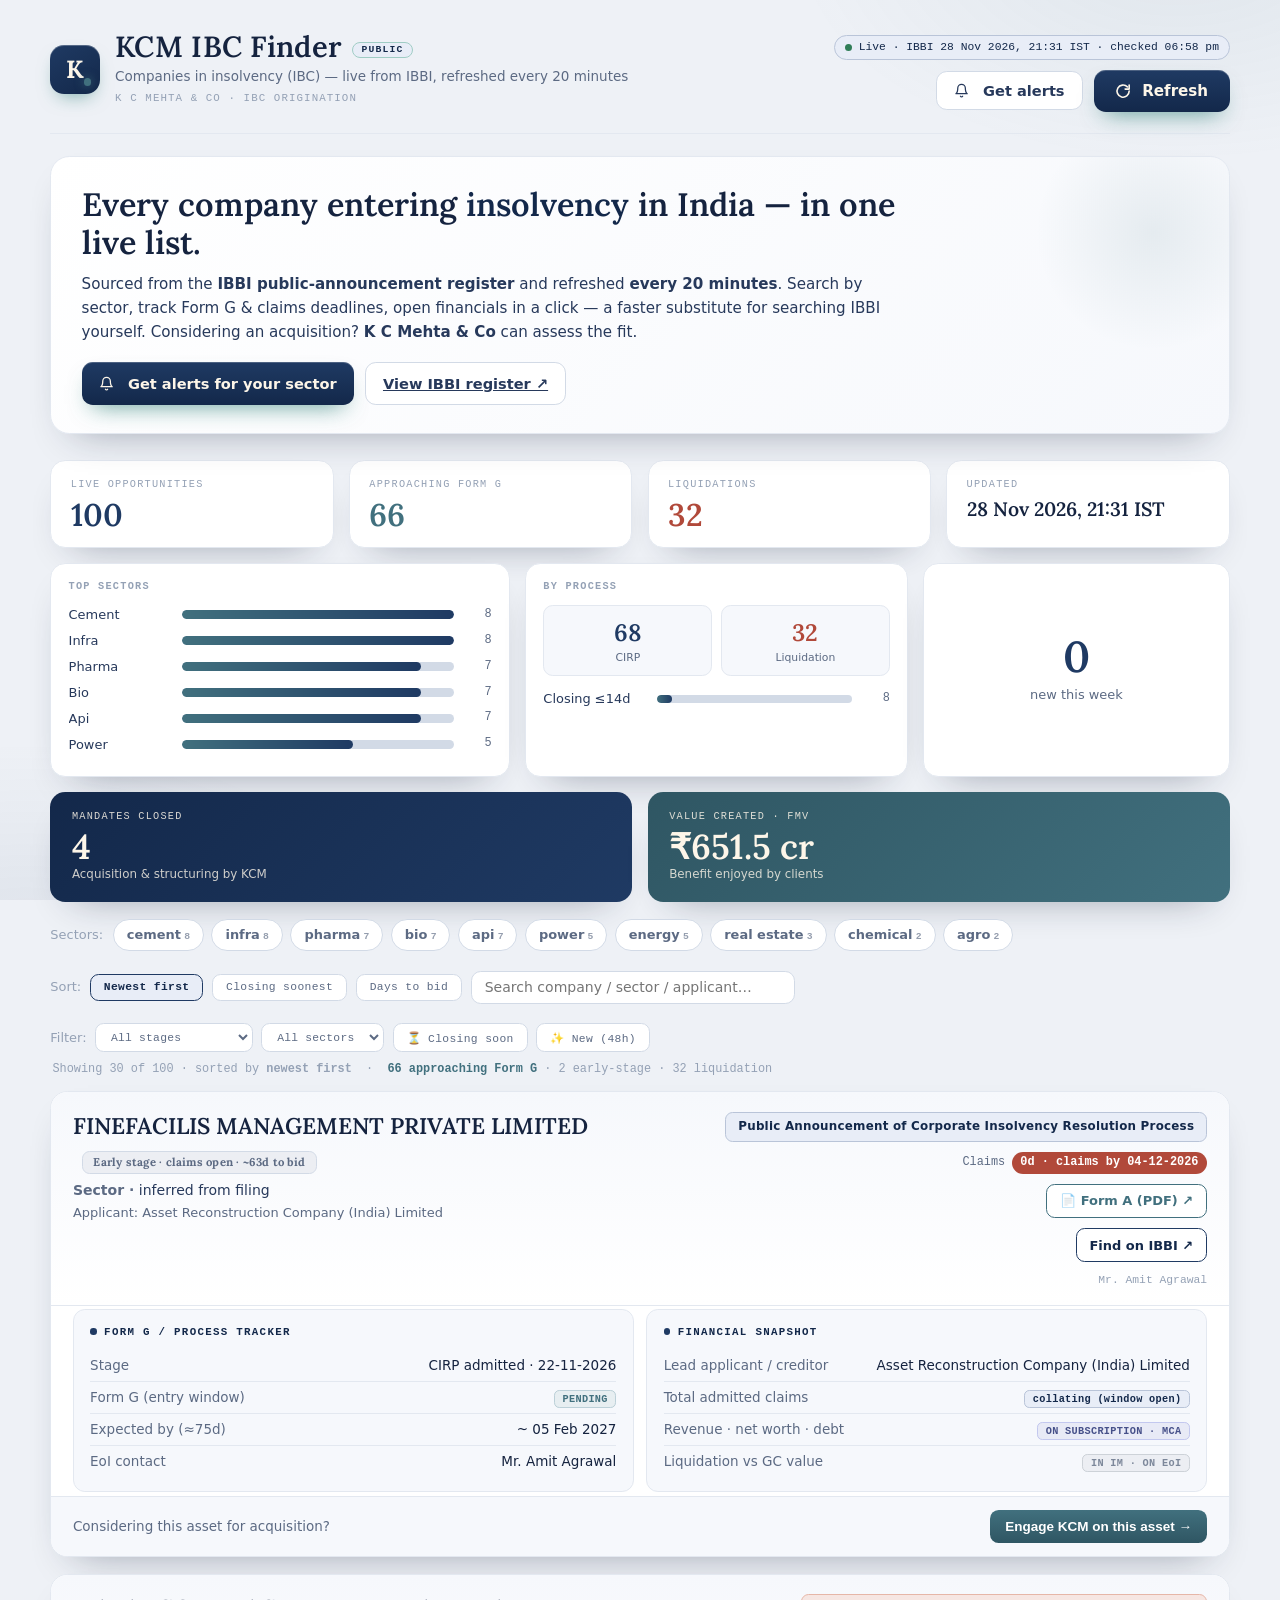
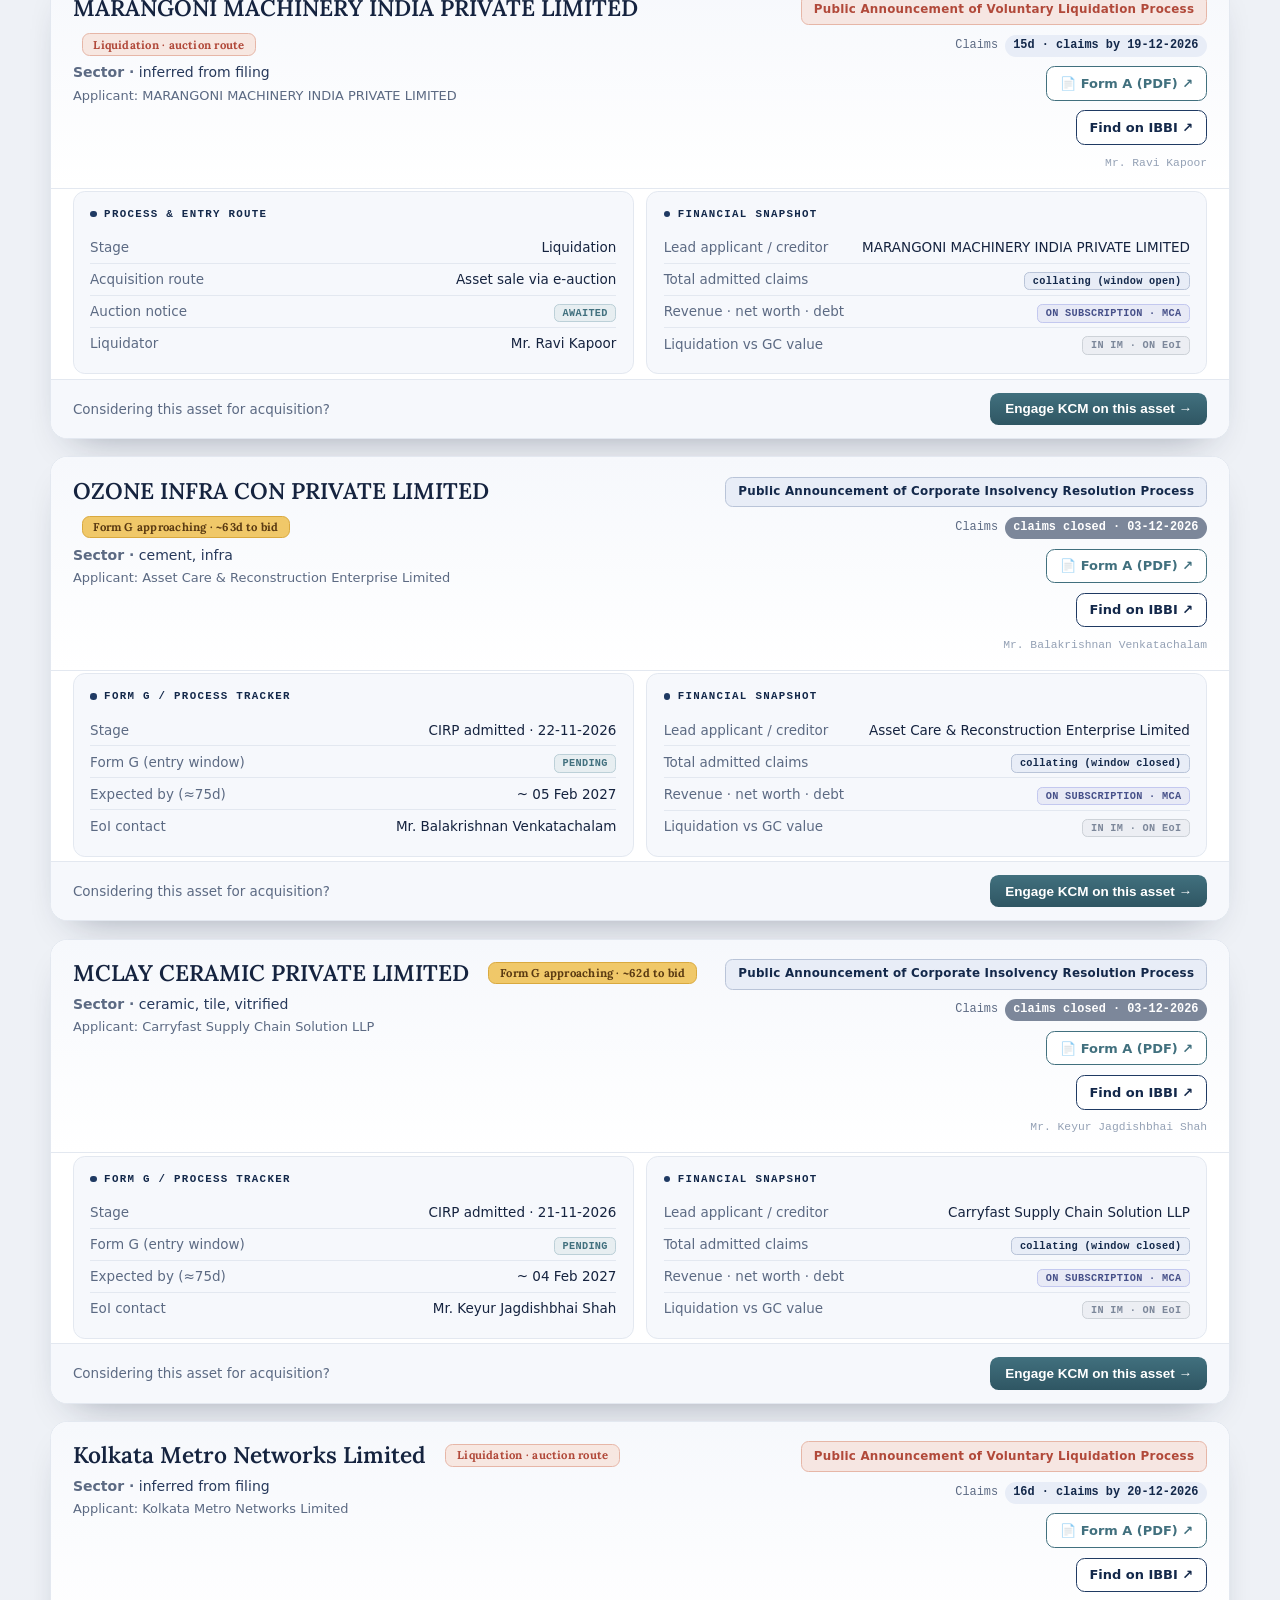
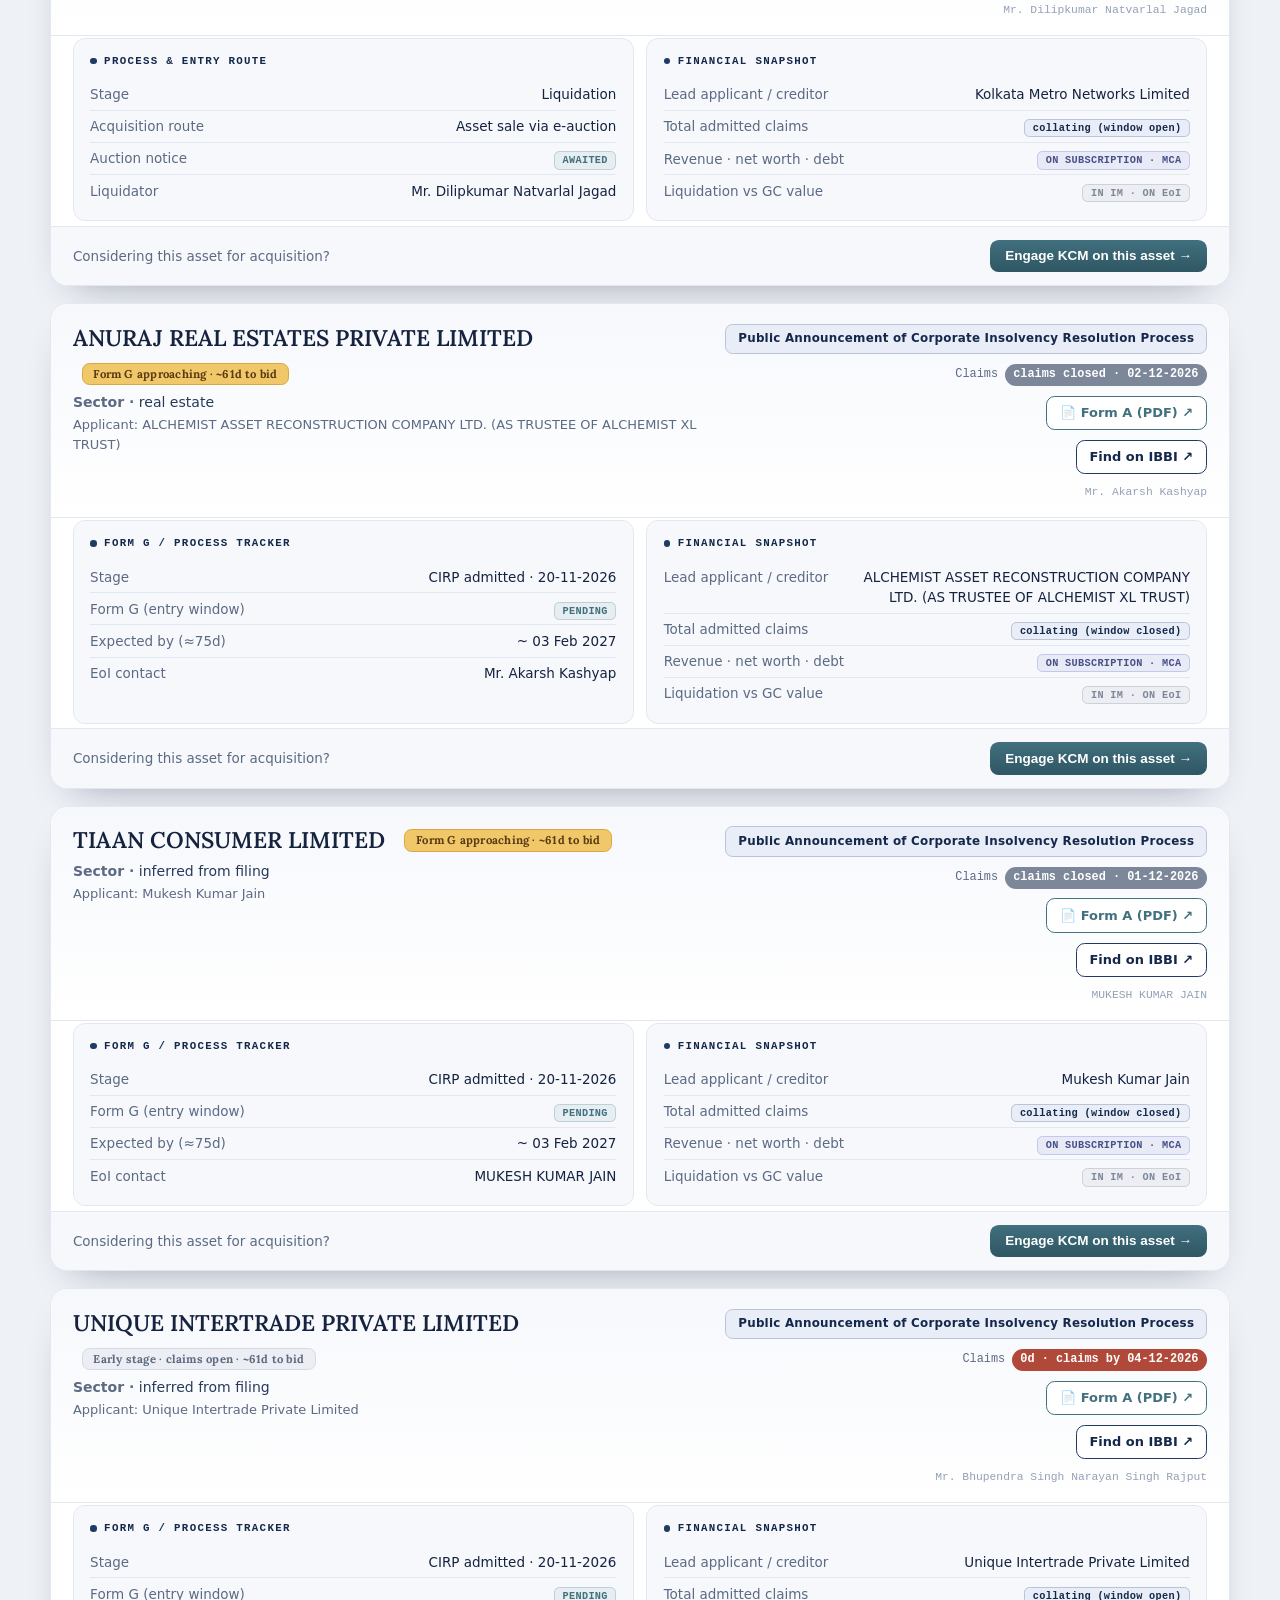
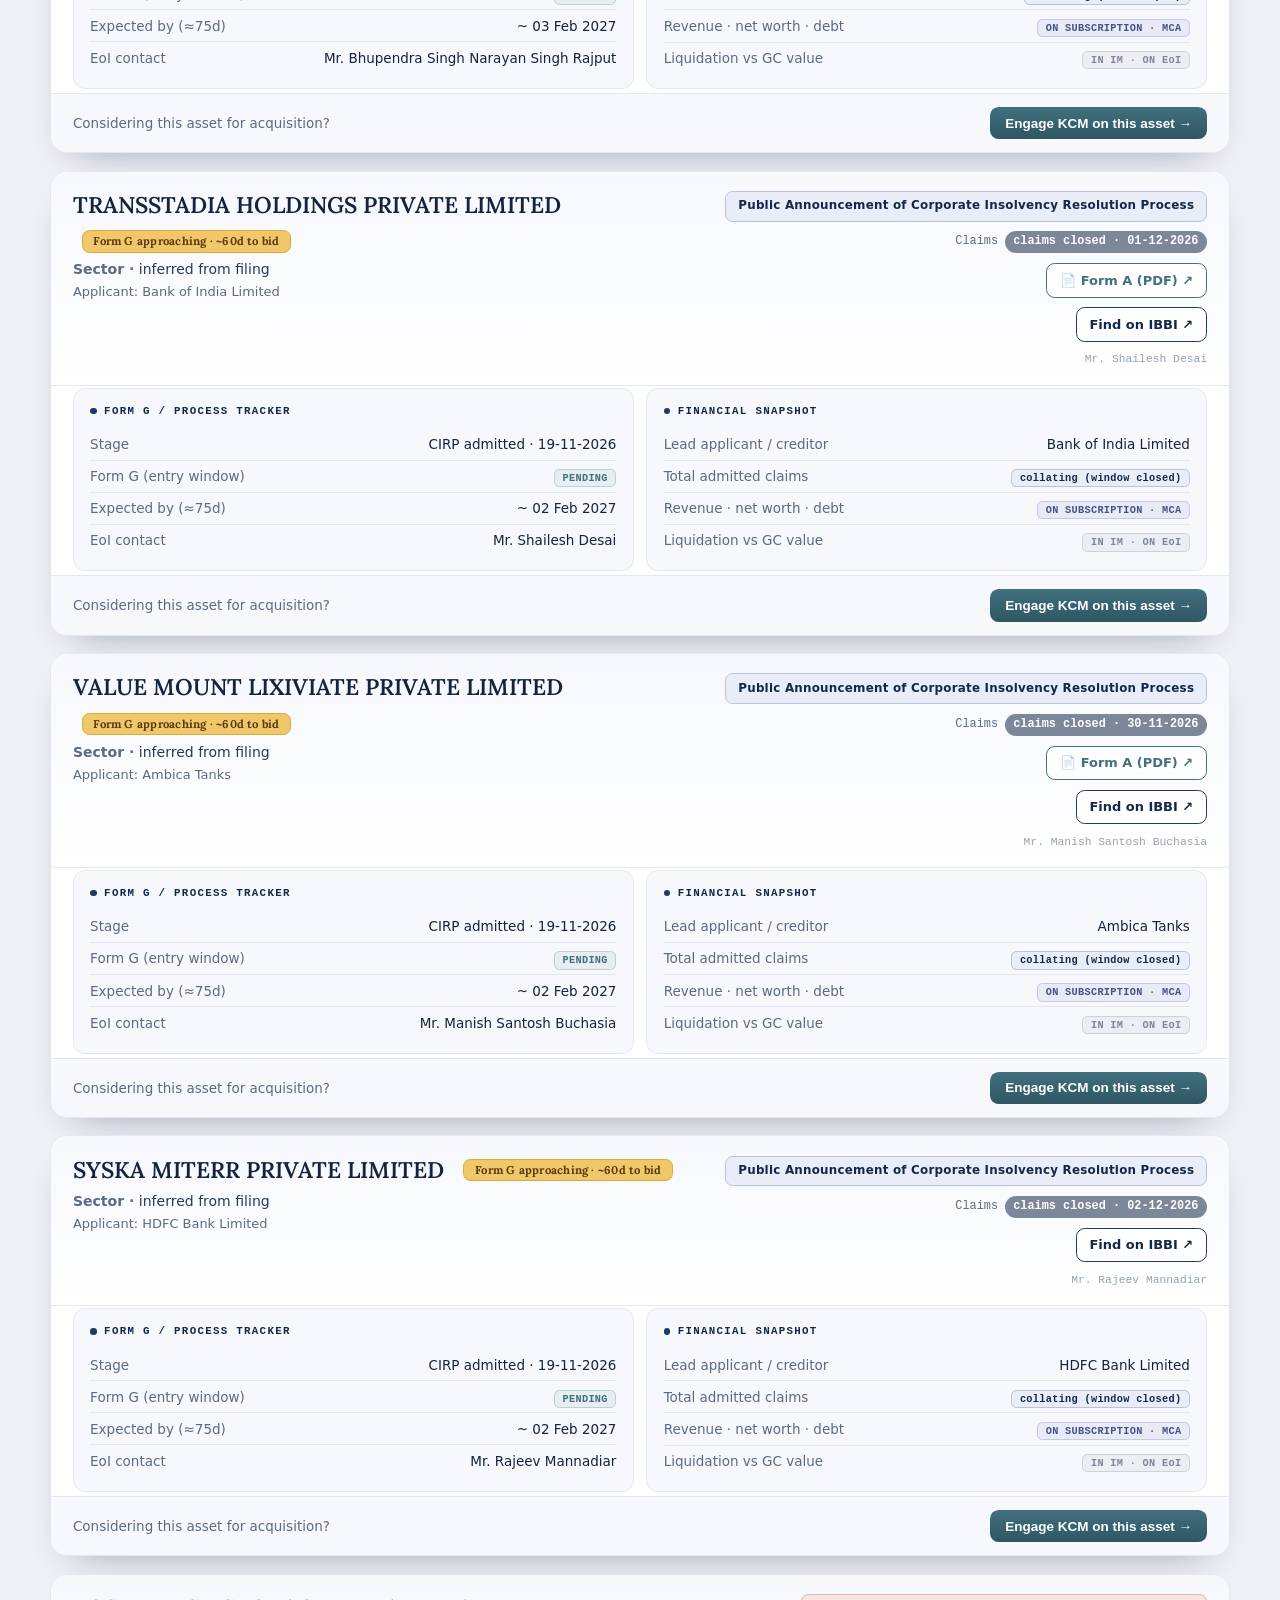
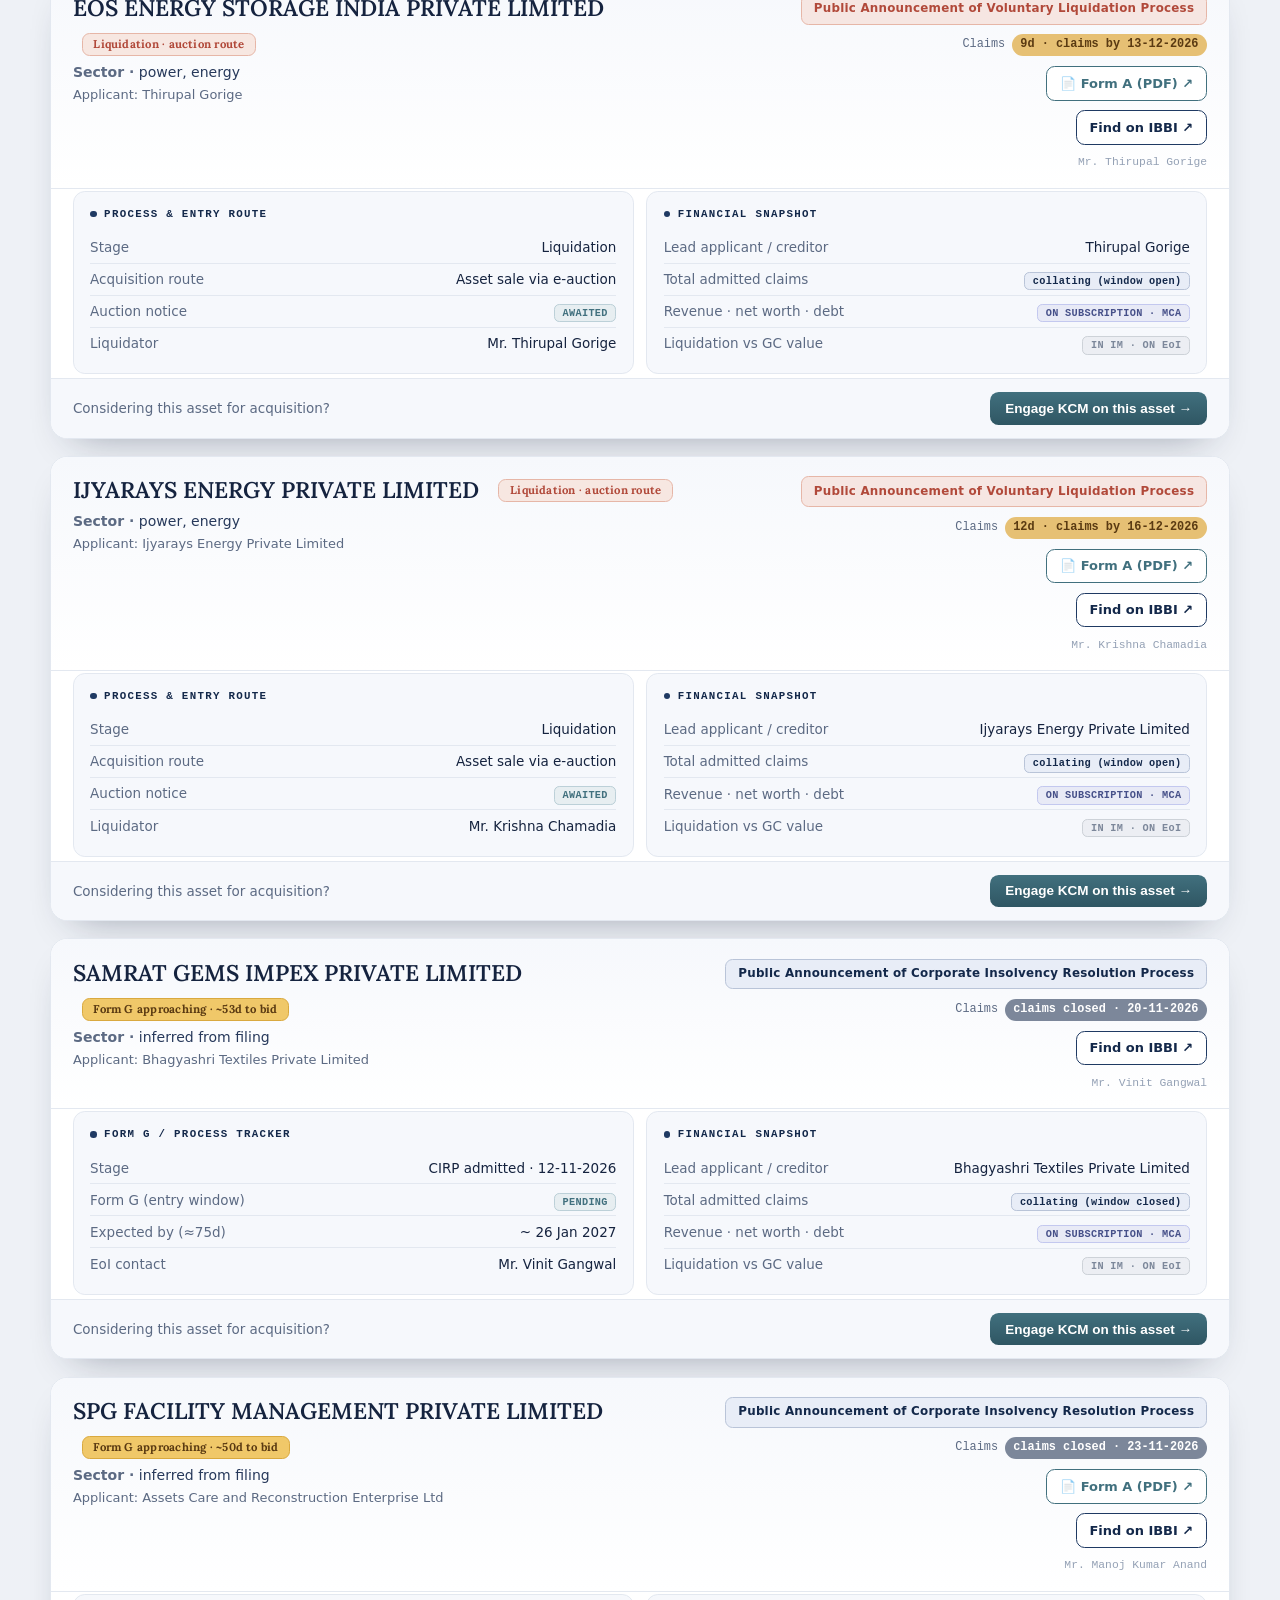
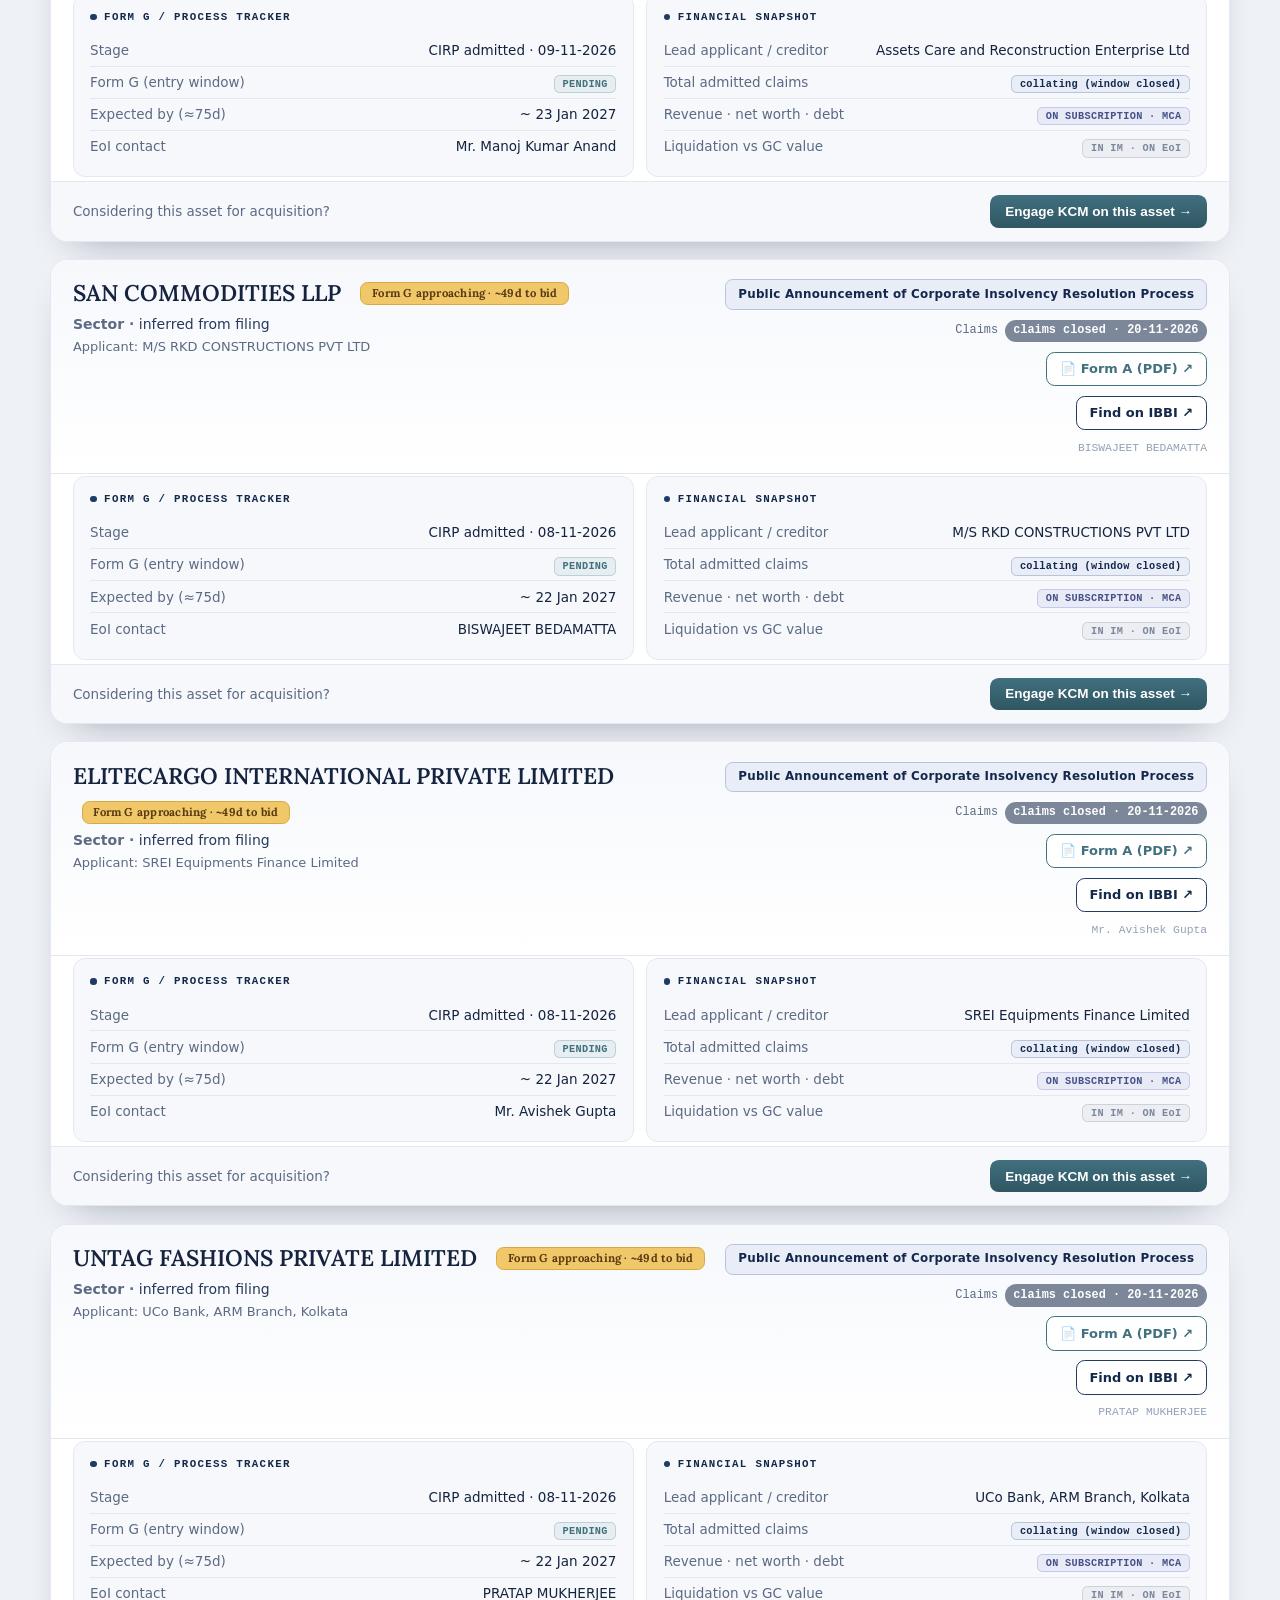
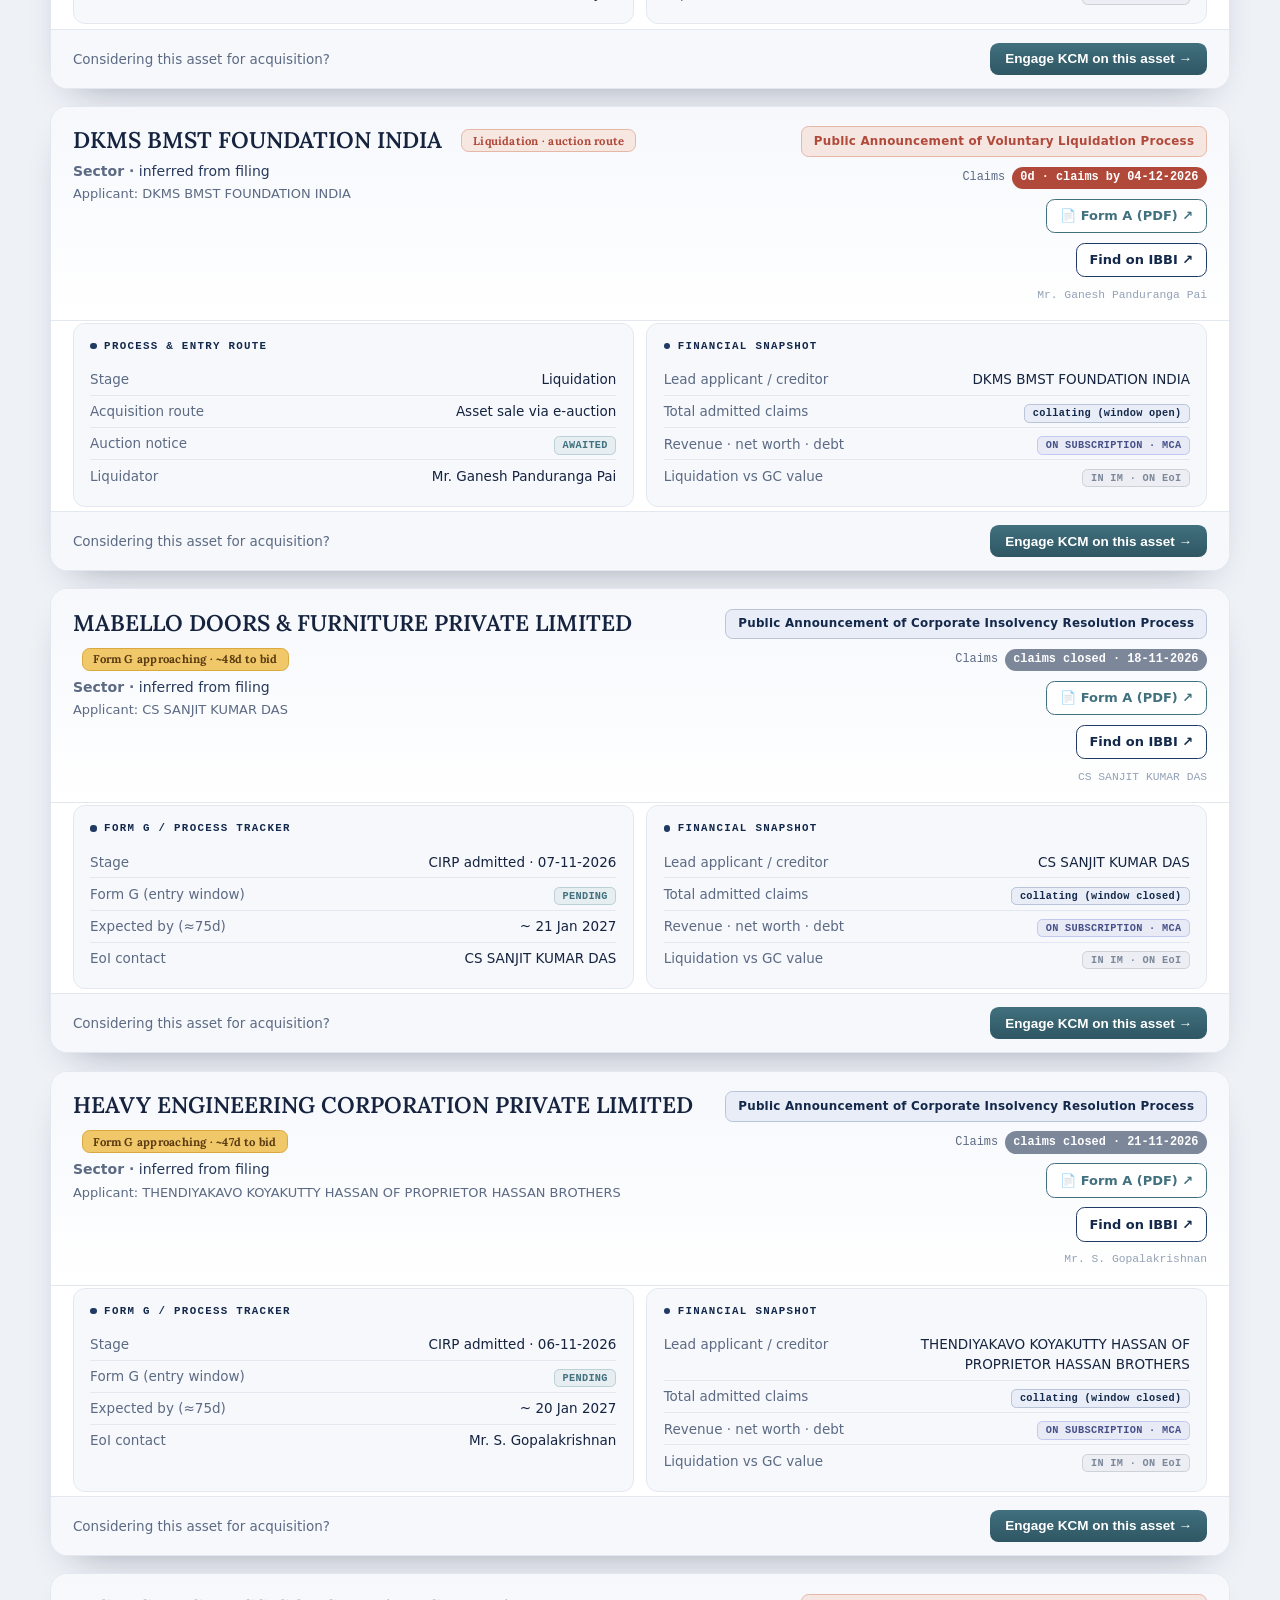
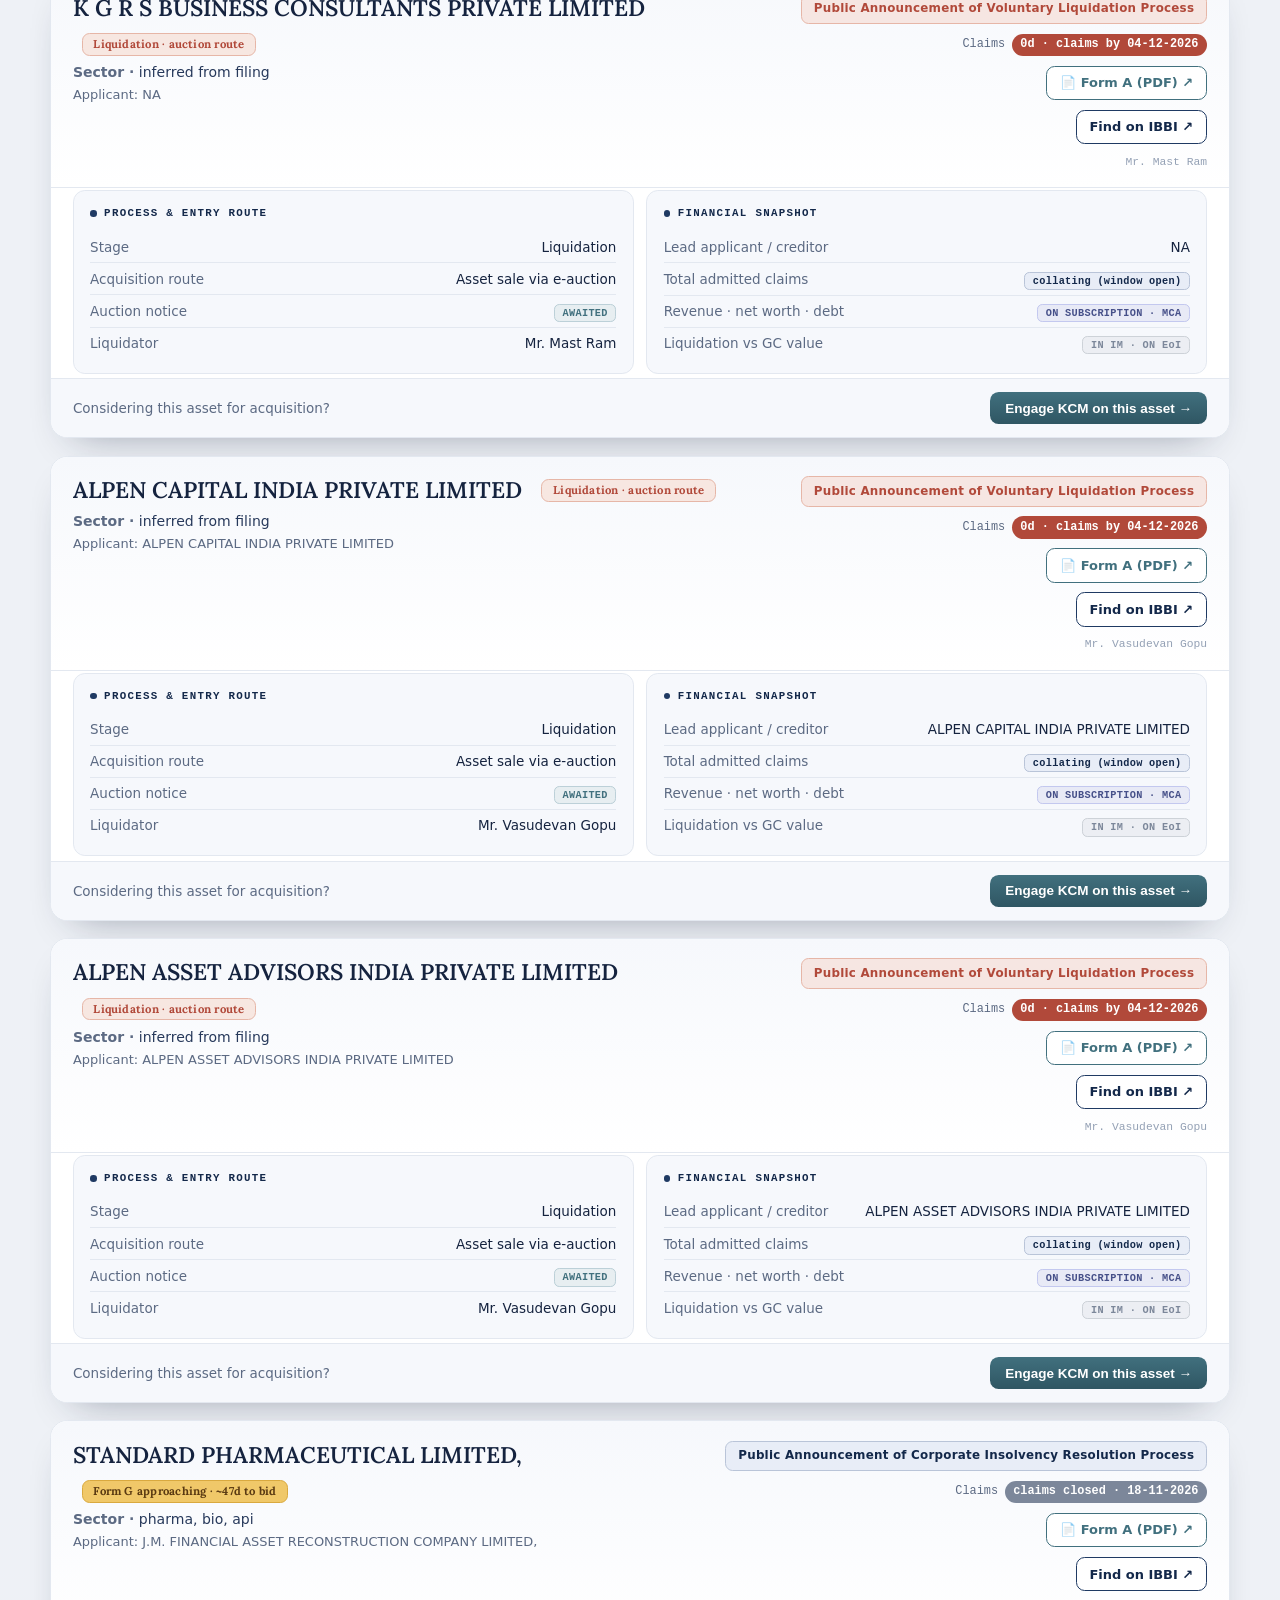
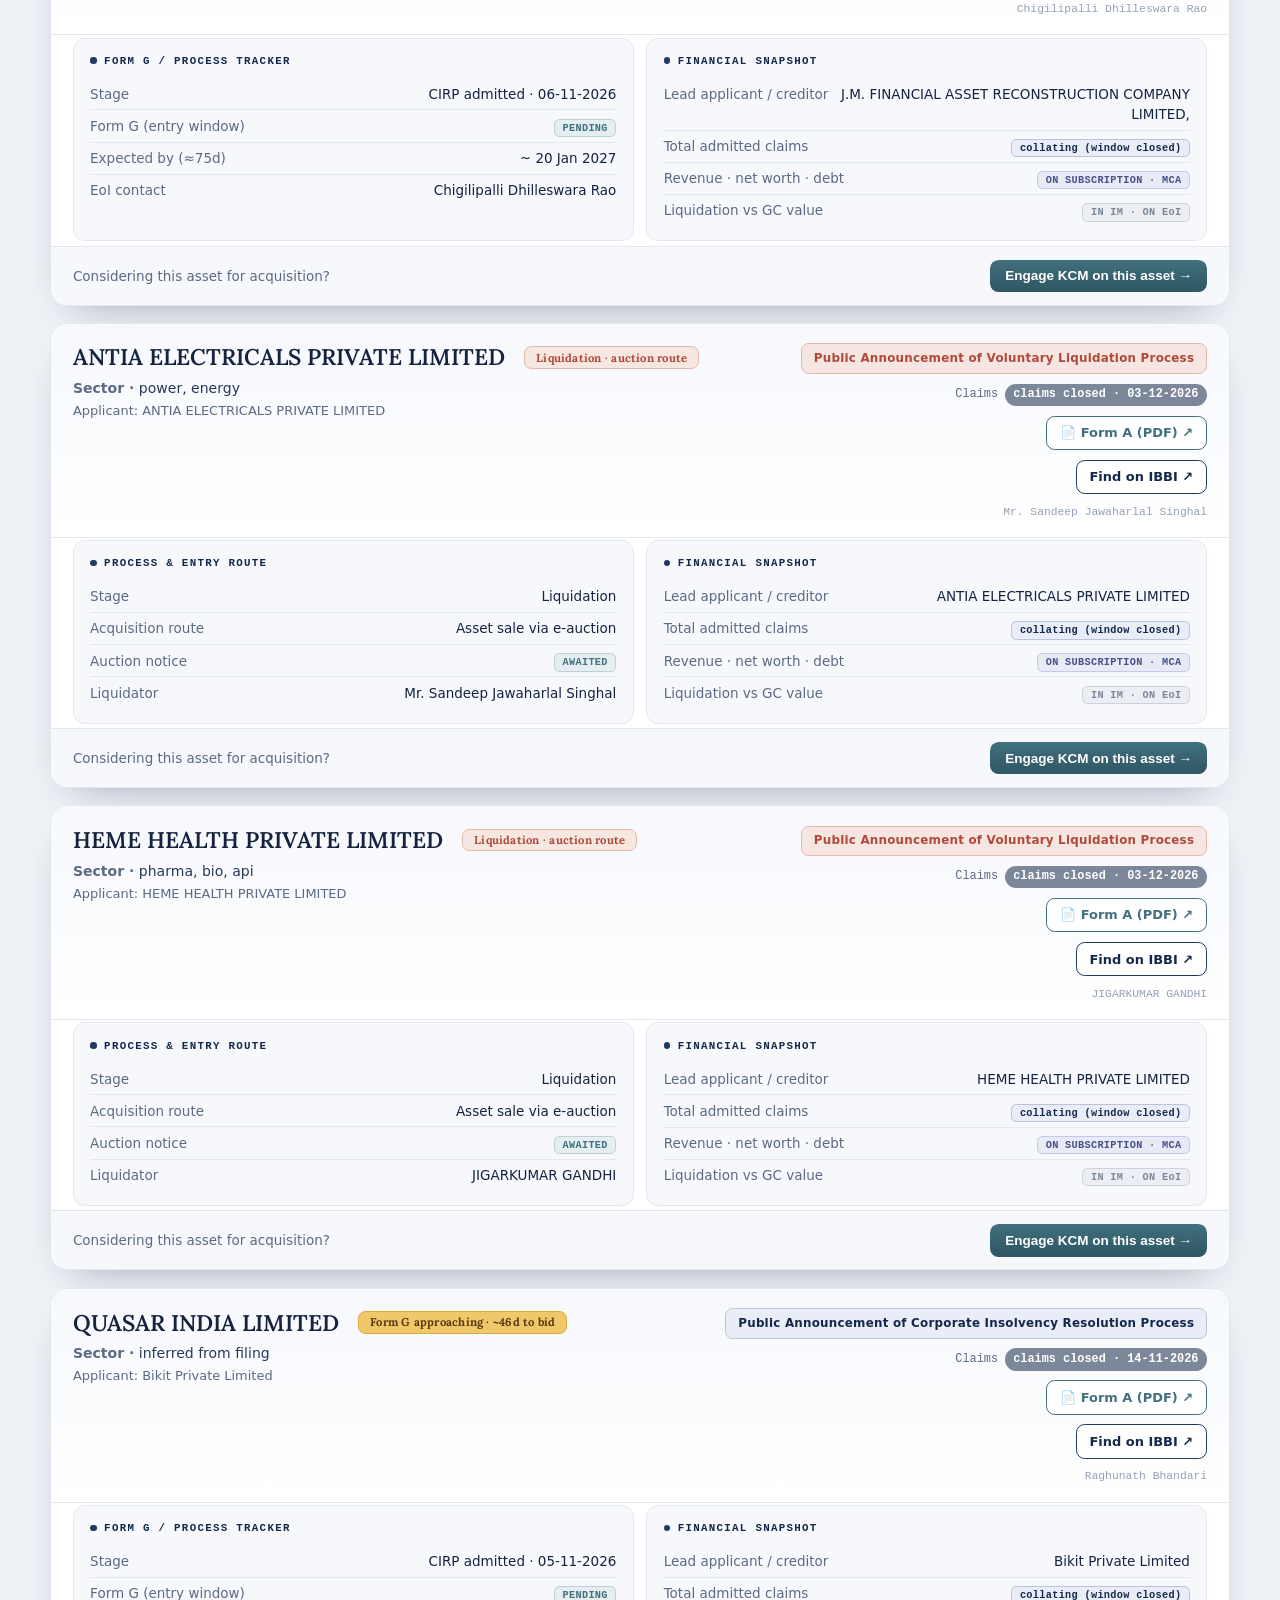
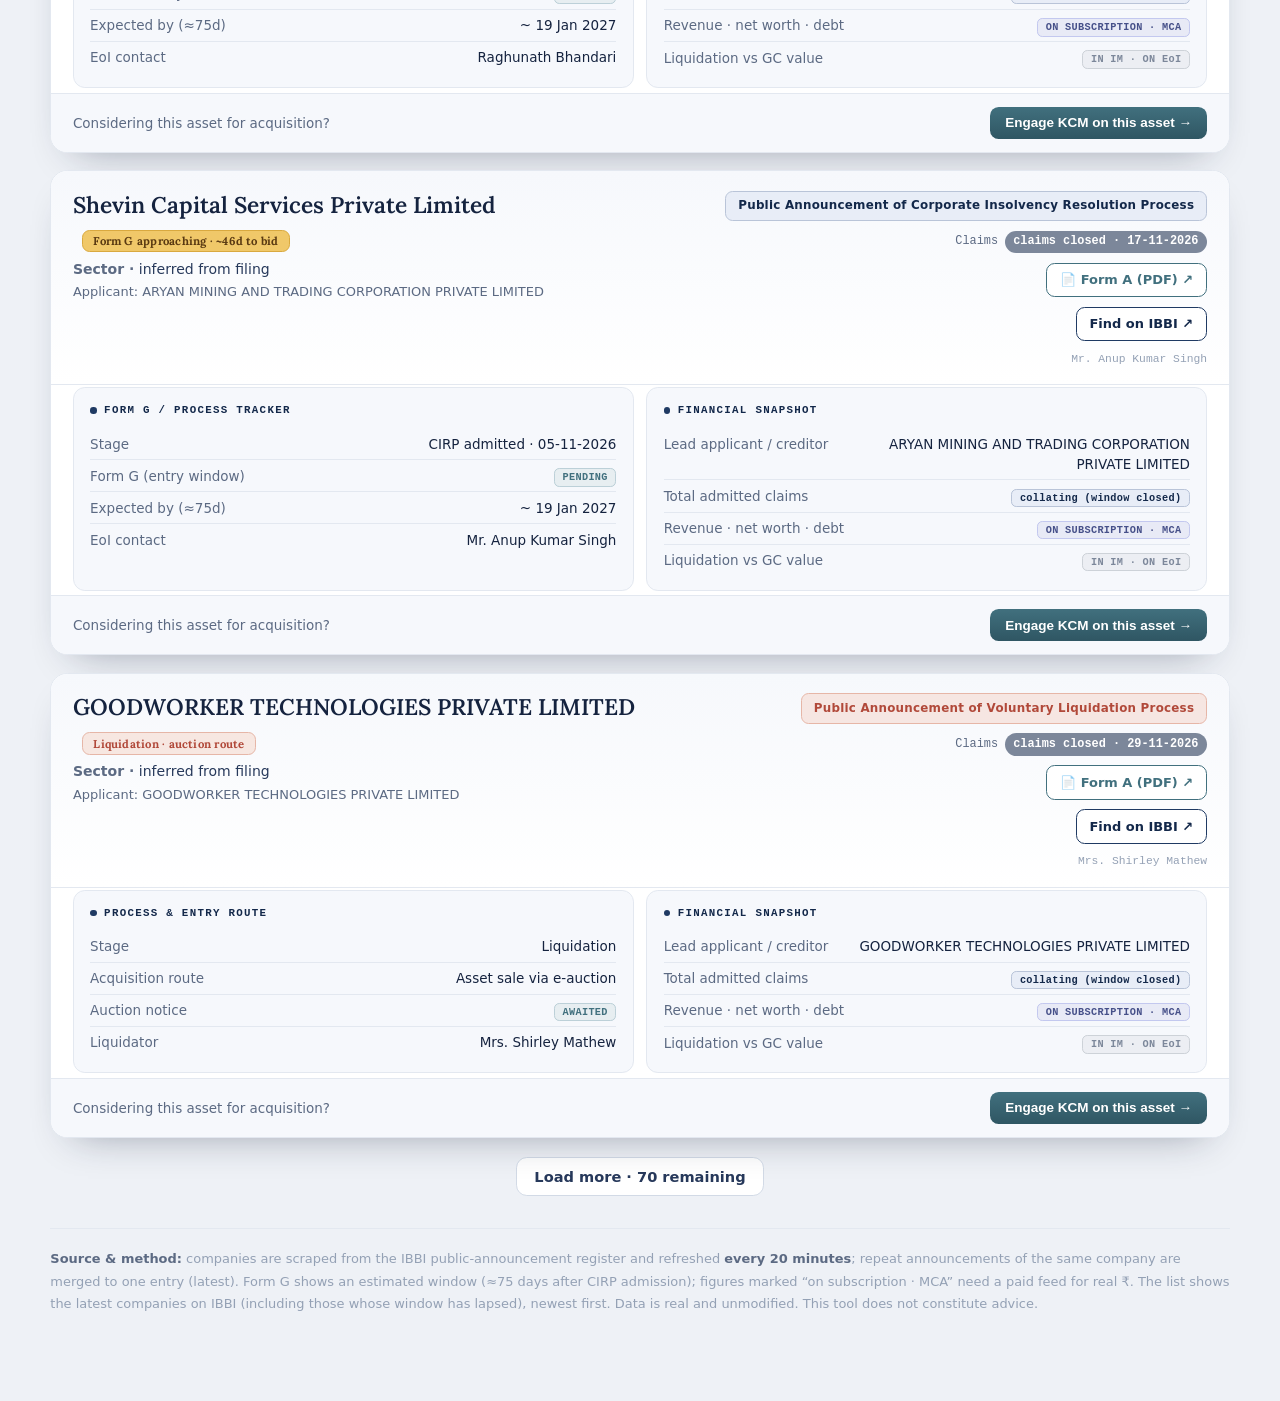
<file: public/index.html>
<!DOCTYPE html>
<html lang="en">
<head>
<meta charset="UTF-8">
<meta name="viewport" content="width=device-width, initial-scale=1.0">
<title>KCM IBC Finder — companies in insolvency (IBC), updated every 20 min · K C Mehta &amp; Co</title>
<meta name="description" content="A free, live tracker of Indian companies in the Insolvency &amp; Bankruptcy (IBC) process — sourced from the IBBI register and refreshed every 20 minutes. Search by sector, see Form G windows, claims deadlines and financial links. By K C Mehta &amp; Co.">
<meta name="keywords" content="IBC, IBBI, insolvency, bankruptcy, CIRP, liquidation, distressed assets India, corporate debtor, Form G, resolution professional, K C Mehta">
<meta name="theme-color" content="#15233f">
<link rel="icon" href="data:image/svg+xml,%3Csvg xmlns='http://www.w3.org/2000/svg' viewBox='0 0 32 32'%3E%3Crect width='32' height='32' rx='7' fill='%231f3a63'/%3E%3Ctext x='16' y='22' font-family='Georgia' font-size='18' fill='white' text-anchor='middle' font-weight='bold'%3EK%3C/text%3E%3Ccircle cx='24' cy='24' r='3' fill='%2341707e'/%3E%3C/svg%3E">
<meta property="og:type" content="website">
<meta property="og:site_name" content="KCM IBC Finder">
<meta property="og:title" content="KCM IBC Finder — India's insolvency companies, live">
<meta property="og:description" content="Track every company entering insolvency (IBC) in India. Sourced from IBBI, refreshed every 20 minutes. By K C Mehta &amp; Co.">
<meta name="twitter:card" content="summary">
<link rel="preconnect" href="https://fonts.googleapis.com"><link rel="preconnect" href="https://fonts.gstatic.com" crossorigin>
<link href="https://fonts.googleapis.com/css2?family=Lora:ital,wght@0,400;0,500;0,600;0,700;1,400;1,500&display=swap" rel="stylesheet">
<link rel="stylesheet" href="core.css?v=9">
</head>
<body data-brand="kcm">
<div class="wrap">

  <div class="topbar">
    <div class="brand">
      <div class="glyph"><span id="glyphLetter">K</span></div>
      <div>
        <div class="wordmark"><span id="brandName">KCM IBC Finder</span><span class="demo-pill" id="tierPill">PUBLIC</span></div>
        <div class="tagline" id="tagline">Companies in insolvency (IBC) — live from IBBI, refreshed every 20 minutes</div>
        <div class="firmtag">K C Mehta &amp; Co · IBC Origination</div>
      </div>
    </div>
    <div class="refresh-zone">
      <div class="src snap" id="src"><span class="d"></span><span id="srctxt">loading…</span></div>
      <div class="authrow" id="authRow">
        <button class="btn" onclick="CORE.openSubscribe && CORE.openSubscribe()"><svg width="14" height="14" viewBox="0 0 24 24" fill="none" stroke="currentColor" stroke-width="2" stroke-linecap="round" stroke-linejoin="round" style="vertical-align:-2px;margin-right:5px"><path d="M18 8a6 6 0 0 0-12 0c0 7-3 9-3 9h18s-3-2-3-9"/><path d="M13.73 21a2 2 0 0 1-3.46 0"/></svg>Get alerts</button>
        <button class="refresh" id="refreshBtn" onclick="CORE.refresh()"><svg width="15" height="15" viewBox="0 0 24 24" fill="none" stroke="currentColor" stroke-width="2.4" stroke-linecap="round" stroke-linejoin="round"><path d="M21 12a9 9 0 1 1-2.64-6.36"/><path d="M21 3v6h-6"/></svg> Refresh</button>
      </div>
    </div>
  </div>

  <!-- HERO -->
  <div class="hero">
    <div class="hero-l">
      <h1>Every company entering <span>insolvency</span> in India — in one live list.</h1>
      <p>Sourced from the <b>IBBI public-announcement register</b> and refreshed <b>every 20 minutes</b>. Search by sector, track Form&nbsp;G &amp; claims deadlines, open financials in a click — a faster substitute for searching IBBI yourself. Considering an acquisition? <b>K C Mehta &amp; Co</b> can assess the fit.</p>
      <div class="hero-cta">
        <button class="btn primary" onclick="CORE.openSubscribe && CORE.openSubscribe()"><svg width="14" height="14" viewBox="0 0 24 24" fill="none" stroke="currentColor" stroke-width="2" stroke-linecap="round" stroke-linejoin="round" style="vertical-align:-2px;margin-right:5px"><path d="M18 8a6 6 0 0 0-12 0c0 7-3 9-3 9h18s-3-2-3-9"/><path d="M13.73 21a2 2 0 0 1-3.46 0"/></svg>Get alerts for your sector</button>
        <a class="btn" href="https://www.ibbi.gov.in/en/public-announcement" target="_blank" rel="noopener">View IBBI register ↗</a>
      </div>
    </div>
  </div>

  <div class="stats" id="stats"></div>
  <div id="insights"></div>
  <div id="trackRecord"></div>

  <div id="sectorChips"></div>

  <div class="sortrow">
    <span class="sortlbl">Sort:</span>
    <button class="sortb on" id="sbNew">Newest first</button>
    <button class="sortb" id="sbDeadline">Closing soonest</button>
    <button class="sortb" id="sbBid">Days to bid</button>
    <input class="search" id="search" placeholder="Search company / sector / applicant…" />
  </div>
  <div class="sortrow">
    <span class="sortlbl">Filter:</span>
    <select class="fsel" id="fStage"><option value="">All stages</option><option value="cirp">CIRP only</option><option value="liq">Liquidation only</option></select>
    <select class="fsel" id="fSector"><option value="">All sectors</option></select>
    <button class="sortb" id="fSoon">⏳ Closing soon</button>
    <button class="sortb" id="fNew">✨ New (48h)</button>
    <button class="sortb" id="fClear" style="display:none">✕ Clear</button>
  </div>
  <div class="hidden-note" id="hiddenNote"></div>
  <div id="list"></div>
  <div id="loadMore" style="display:none;text-align:center;margin-top:18px">
    <button class="btn">Load more</button>
  </div>

  <div class="footnote">
    <b>Source &amp; method:</b> companies are scraped from the IBBI public-announcement register and refreshed <b>every 20 minutes</b>;
    repeat announcements of the same company are merged to one entry (latest). Form&nbsp;G shows an estimated window (≈75 days after CIRP
    admission); figures marked “on subscription · MCA” need a paid feed for real ₹. The list shows the latest companies on IBBI (including
    those whose window has lapsed), newest first. Data is real and unmodified. This tool does not constitute advice.
  </div>
</div>

<!-- SUBSCRIBE MODAL -->
<div class="modal" id="subscribeModal">
  <div class="sheet">
    <div class="mhead"><div><h3><svg width="14" height="14" viewBox="0 0 24 24" fill="none" stroke="currentColor" stroke-width="2" stroke-linecap="round" stroke-linejoin="round" style="vertical-align:-2px;margin-right:5px"><path d="M18 8a6 6 0 0 0-12 0c0 7-3 9-3 9h18s-3-2-3-9"/><path d="M13.73 21a2 2 0 0 1-3.46 0"/></svg>Get IBC alerts</h3><div class="sub">We'll notify you when new companies appear in your sectors.</div></div><button class="x" onclick="CORE.closeModal('subscribeModal')">✕</button></div>
    <div class="field"><label>Your name</label><input id="sb_name"></div>
    <div class="field"><label>Email *</label><input id="sb_email" type="email"></div>
    <div class="field"><label>Company / firm</label><input id="sb_org"></div>
    <div class="field"><label>Sectors of interest (comma-separated)</label><input id="sb_sectors" placeholder="e.g. paper, steel, pharma"></div>
    <input type="text" id="sb_botcheck" tabindex="-1" autocomplete="off" style="position:absolute;left:-9999px">
    <button class="btn primary" style="width:100%;justify-content:center" onclick="CORE.submitSubscribe()">Subscribe</button>
    <div class="err" id="sb_err"></div><div class="ok" id="sb_ok"></div>
  </div>
</div>

<div class="toast" id="toast"></div>
<script>
// Engage + Subscribe delivery. Preferred (M365): paste your Microsoft Form link below; use
// {ASSET} where the company name should be pre-filled. Else the in-page form posts to
// Web3Forms (window.ENGAGE_KEY) or falls back to the user's email app.
window.ENGAGE_FORM_URL = "";
window.ENGAGE_KEY = "";
</script>
<script src="core.js?v=9"></script>
<script>CORE.init({ brand: "kcm", dataUrl: (window.DATA_URL || "data.json"), fallbackUrl: "data.json" });</script>
</body>
</html>
</file>
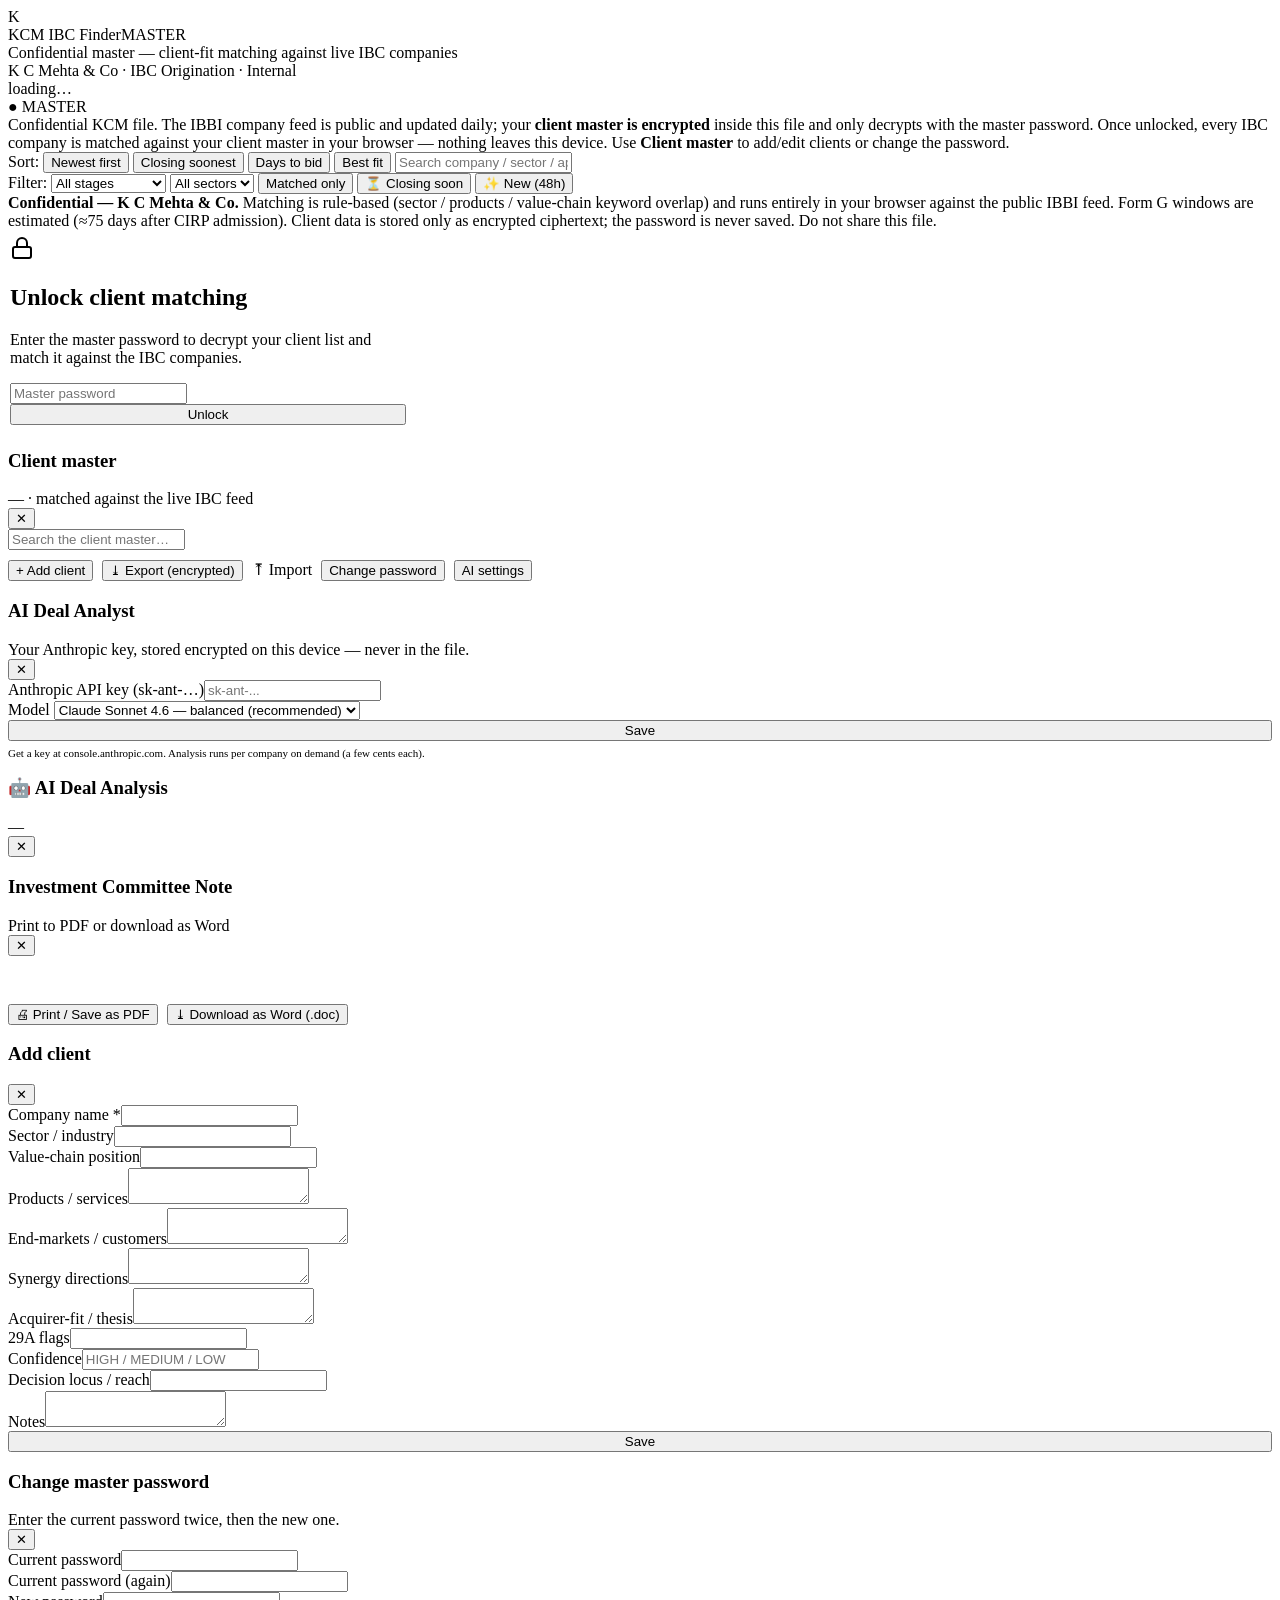
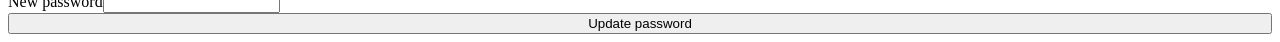
<file: backend/frontend/master_template.html>
<!DOCTYPE html>
<html lang="en">
<head>
<meta charset="UTF-8">
<meta name="viewport" content="width=device-width, initial-scale=1.0">
<title>KCM IBC Finder · Master · K C Mehta &amp; Co</title>
<link rel="preconnect" href="https://fonts.googleapis.com"><link rel="preconnect" href="https://fonts.gstatic.com" crossorigin>
<link href="https://fonts.googleapis.com/css2?family=Lora:ital,wght@0,400;0,500;0,600;0,700;1,400;1,500&display=swap" rel="stylesheet">
<style>/*__CORE_CSS__*/</style>
</head>
<body data-brand="kcm">
<div class="wrap">

  <div class="topbar">
    <div class="brand">
      <div class="glyph"><span id="glyphLetter">K</span></div>
      <div>
        <div class="wordmark"><span id="brandName">KCM IBC Finder</span><span class="demo-pill gold" id="tierPill">MASTER</span></div>
        <div class="tagline" id="tagline">Confidential master — client-fit matching against live IBC companies</div>
        <div class="firmtag">K C Mehta &amp; Co · IBC Origination · Internal</div>
      </div>
    </div>
    <div class="refresh-zone">
      <div class="src snap" id="src"><span class="d"></span><span id="srctxt">loading…</span></div>
      <div class="authrow" id="authRow"></div>
    </div>
  </div>

  <div class="stats" id="stats"></div>
  <div id="insights"></div>
  <div id="trackRecord"></div>

  <div class="prov">
    <span class="live">● MASTER</span>
    <div>Confidential KCM file. The IBBI company feed is public and updated daily; your <b>client master is encrypted</b>
    inside this file and only decrypts with the master password. Once unlocked, every IBC company is matched against your
    client master in your browser — nothing leaves this device. Use <b>Client master</b> to add/edit clients or change the password.</div>
  </div>

  <div id="sectorChips"></div>
  <div class="sortrow">
    <span class="sortlbl">Sort:</span>
    <button class="sortb on" id="sbNew">Newest first</button>
    <button class="sortb" id="sbDeadline">Closing soonest</button>
    <button class="sortb" id="sbBid">Days to bid</button>
    <button class="sortb" id="sbFit">Best fit</button>
    <input class="search" id="search" placeholder="Search company / sector / applicant…" />
  </div>
  <div class="sortrow">
    <span class="sortlbl">Filter:</span>
    <select class="fsel" id="fStage"><option value="">All stages</option><option value="cirp">CIRP only</option><option value="liq">Liquidation only</option></select>
    <select class="fsel" id="fSector"><option value="">All sectors</option></select>
    <button class="sortb" id="fMatched">Matched only</button>
    <button class="sortb" id="fSoon">⏳ Closing soon</button>
    <button class="sortb" id="fNew">✨ New (48h)</button>
    <button class="sortb" id="fClear" style="display:none">✕ Clear</button>
  </div>
  <div class="hidden-note" id="hiddenNote"></div>
  <div id="list"></div>
  <div id="loadMore" style="display:none;text-align:center;margin-top:18px">
    <button class="btn">Load more</button>
  </div>

  <div class="footnote">
    <b>Confidential — K C Mehta &amp; Co.</b> Matching is rule-based (sector / products / value-chain keyword overlap)
    and runs entirely in your browser against the public IBBI feed. Form&nbsp;G windows are estimated (≈75 days after CIRP
    admission). Client data is stored only as encrypted ciphertext; the password is never saved. Do not share this file.
  </div>
</div>

<!-- UNLOCK MODAL -->
<div class="modal" id="unlockModal">
  <div class="sheet" style="max-width:400px">
    <div class="lockwrap" style="margin:0;border:none;box-shadow:none;padding:6px 2px">
      <div class="lockico"><svg width="24" height="24" viewBox="0 0 24 24" fill="none" stroke="currentColor" stroke-width="2" stroke-linecap="round"><rect x="3" y="11" width="18" height="11" rx="2"/><path d="M7 11V7a5 5 0 0 1 10 0v4"/></svg></div>
      <h2>Unlock client matching</h2>
      <p>Enter the master password to decrypt your client list and match it against the IBC companies.</p>
      <input id="mpw" type="password" placeholder="Master password" onkeydown="if(event.key==='Enter')MASTER.doUnlock()" />
      <button class="btn primary" style="width:100%;justify-content:center" onclick="MASTER.doUnlock()">Unlock</button>
      <div class="err" id="mpwErr"></div>
    </div>
  </div>
</div>

<!-- SETTINGS MODAL -->
<div class="modal" id="settingsModal">
  <div class="sheet lg">
    <div class="mhead"><div><h3>Client master</h3><div class="sub"><span id="clientCount">—</span> · matched against the live IBC feed</div></div><button class="x" onclick="CORE.closeModal('settingsModal')">✕</button></div>
    <input class="search" id="clientSearch" style="max-width:none;margin-bottom:10px" placeholder="Search the client master…" oninput="MASTER.searchClients(this.value)" />
    <div class="clientlist" id="clientList"></div>
    <div style="display:flex;gap:9px;flex-wrap:wrap">
      <button class="btn primary" onclick="MASTER.openClientForm(-1)">+ Add client</button>
      <button class="btn" onclick="MASTER.exportBlob()">⤓ Export (encrypted)</button>
      <label class="btn">⤒ Import<input type="file" accept=".json" style="display:none" onchange="MASTER.importBlob(this)"></label>
      <button class="btn" onclick="MASTER.openPassword()">Change password</button>
      <button class="btn" onclick="MASTER.openAiSettings()">AI settings</button>
    </div>
  </div>
</div>

<!-- AI SETTINGS -->
<div class="modal" id="aiSettingsModal">
  <div class="sheet">
    <div class="mhead"><div><h3>AI Deal Analyst</h3><div class="sub">Your Anthropic key, stored encrypted on this device — never in the file.</div></div><button class="x" onclick="CORE.closeModal('aiSettingsModal')">✕</button></div>
    <div class="field"><label>Anthropic API key (sk-ant-…)</label><input id="ai_key" type="password" placeholder="sk-ant-..."></div>
    <div class="field"><label>Model</label>
      <select id="ai_model_sel">
        <option value="claude-sonnet-4-6">Claude Sonnet 4.6 — balanced (recommended)</option>
        <option value="claude-opus-4-8">Claude Opus 4.8 — highest quality</option>
        <option value="claude-haiku-4-5-20251001">Claude Haiku 4.5 — fastest / cheapest</option>
      </select>
    </div>
    <button class="btn primary" style="width:100%;justify-content:center" onclick="MASTER.saveAiSettings()">Save</button>
    <div class="ok" id="aiOk"></div>
    <div class="sub" style="margin-top:6px;font-size:11px">Get a key at console.anthropic.com. Analysis runs per company on demand (a few cents each).</div>
  </div>
</div>

<!-- AI ANALYSIS RESULT -->
<div class="modal" id="aiModal">
  <div class="sheet lg">
    <div class="mhead"><div><h3>🤖 AI Deal Analysis</h3><div class="sub" id="aiTitle">—</div></div><button class="x" onclick="CORE.closeModal('aiModal')">✕</button></div>
    <div id="aiBody"></div>
  </div>
</div>

<!-- IC MEMO -->
<div class="modal" id="memoModal">
  <div class="sheet lg">
    <div class="mhead"><div><h3>Investment Committee Note</h3><div class="sub">Print to PDF or download as Word</div></div><button class="x" onclick="CORE.closeModal('memoModal')">✕</button></div>
    <div id="memoBody" style="background:#fff;border:1px solid var(--line);border-radius:10px;padding:18px;max-height:55vh;overflow:auto"></div>
    <div style="display:flex;gap:9px;margin-top:12px">
      <button class="btn primary" onclick="MASTER.printMemo()">🖨 Print / Save as PDF</button>
      <button class="btn" onclick="MASTER.downloadMemoDoc()">⤓ Download as Word (.doc)</button>
    </div>
  </div>
</div>

<!-- CLIENT FORM -->
<div class="modal" id="clientFormModal">
  <div class="sheet lg">
    <div class="mhead"><div><h3 id="cfTitle">Add client</h3></div><button class="x" onclick="CORE.closeModal('clientFormModal')">✕</button></div>
    <div class="field"><label>Company name *</label><input id="cf_name" /></div>
    <div class="row2">
      <div class="field"><label>Sector / industry</label><input id="cf_sector" /></div>
      <div class="field"><label>Value-chain position</label><input id="cf_value_chain" /></div>
    </div>
    <div class="field"><label>Products / services</label><textarea id="cf_products"></textarea></div>
    <div class="field"><label>End-markets / customers</label><textarea id="cf_customers_served"></textarea></div>
    <div class="field"><label>Synergy directions</label><textarea id="cf_synergy_directions"></textarea></div>
    <div class="field"><label>Acquirer-fit / thesis</label><textarea id="cf_acquisition_thesis"></textarea></div>
    <div class="row2">
      <div class="field"><label>29A flags</label><input id="cf_eligibility_29a" /></div>
      <div class="field"><label>Confidence</label><input id="cf_confidence" placeholder="HIGH / MEDIUM / LOW" /></div>
    </div>
    <div class="field"><label>Decision locus / reach</label><input id="cf_reach" /></div>
    <div class="field"><label>Notes</label><textarea id="cf_notes"></textarea></div>
    <button class="btn primary" style="width:100%;justify-content:center" onclick="MASTER.saveClient()">Save</button>
    <div class="err" id="cfErr"></div>
  </div>
</div>

<!-- CHANGE PASSWORD -->
<div class="modal" id="pwModal">
  <div class="sheet">
    <div class="mhead"><div><h3>Change master password</h3><div class="sub">Enter the current password twice, then the new one.</div></div><button class="x" onclick="CORE.closeModal('pwModal')">✕</button></div>
    <div class="field"><label>Current password</label><input id="pwCur1" type="password" /></div>
    <div class="field"><label>Current password (again)</label><input id="pwCur2" type="password" /></div>
    <div class="field"><label>New password</label><input id="pwNew" type="password" /></div>
    <button class="btn primary" style="width:100%;justify-content:center" onclick="MASTER.changePassword()">Update password</button>
    <div class="err" id="pwErr"></div>
    <div class="ok" id="pwOk"></div>
  </div>
</div>

<div class="toast" id="toast"></div>

<script>
window.DATA_URL = "__DATA_URL__";
window.ENGAGE_FORM_URL = "__ENGAGE_FORM_URL__";
window.ENGAGE_KEY = "__ENGAGE_KEY__";
window.EMBEDDED_FEED = __FEED__;
window.MASTER_BLOB = __BLOB__;
</script>
<script>/*__CORE_JS__*/</script>
<script>/*__MASTER_JS__*/</script>
</body>
</html>
</file>
<file: public/core.css>
/* KCM IBC Tracker — shared styles (Corporate Navy & Slate). Used by client.html + master.html. */
:root{
  /* Document-style typefaces (Word feel): Lora headings, Calibri body, Consolas labels */
  --font-display:'Lora', Georgia, 'Times New Roman', serif;
  --font-body:'Calibri', 'Segoe UI', system-ui, -apple-system, 'Helvetica Neue', Arial, sans-serif;
  --font-mono:'Consolas', 'Lucida Console', 'Courier New', monospace;
  --paper:#f6f3ec; --paper2:#efeae0; --card:#fffdf8; --card2:#fbf8f1;
  --ink:#1c2530; --ink2:#33404e; --muted:#6c7785; --faint:#9aa4b0;
  --line:#e5ddcf; --line2:#d8cfbd;
  --teal:#0f6e63; --teal-d:#0b554c; --teal-soft:#e3efed;
  --amber:#41707e; --amber-soft:#e6eef1;
  --indigo:#5a5fb0; --indigo-soft:#e9e9f6;
  --green:#3f8a4f; --green-soft:#e6f1e7;
  --red:#c0573f; --red-soft:#f7e7e1;
  --grey:#8a93a0; --grey-soft:#edeae3;
  --shadow:0 14px 34px -22px rgba(40,34,20,.45);
}
/* ===== KCM Corporate Navy & Slate theme (remaps the palette) ===== */
body[data-brand="kcm"]{
  --paper:#eef1f6; --paper2:#e5eaf2; --card:#ffffff; --card2:#f6f8fc;
  --ink:#15233f; --ink2:#27395b; --muted:#5c6a83; --faint:#94a1b5;
  --line:#e3e8f0; --line2:#d2dae6;
  --teal:#1f3a63; --teal-d:#13284a; --teal-soft:#e8edf7;
  --amber:#41707e; --amber-soft:#e7eef1;
  --indigo:#465089; --indigo-soft:#e8eaf6;
  --green:#2f7d57; --green-soft:#e4f0e9;
  --red:#b1493a; --red-soft:#f6e6e2;
  --grey:#7c879a; --grey-soft:#eceef3;
  --shadow:0 16px 36px -22px rgba(20,30,55,.45);
}
body[data-brand="kcm"]::before{
  background:radial-gradient(50% 40% at 92% -6%,rgba(65,112,126,.08),transparent 60%),
             radial-gradient(46% 36% at 2% 104%,rgba(31,58,99,.07),transparent 60%);
}
body[data-brand="kcm"] .new,
body[data-brand="kcm"] .stage.cirp,
body[data-brand="kcm"] .src.live,
body[data-brand="kcm"] .prov,
body[data-brand="kcm"] .gate.g-ok,
body[data-brand="kcm"] .tag.t-live{border-color:#b9c4d8 !important}
body[data-brand="kcm"] .stage.formg,
body[data-brand="kcm"] .src.snap,
body[data-brand="kcm"] .gate.g-warn,
body[data-brand="kcm"] .tag.t-pending{border-color:#bcd0d8 !important}

*{box-sizing:border-box;margin:0;padding:0}
body{font-family:var(--font-body);color:var(--ink);background:var(--paper);min-height:100vh;line-height:1.5;-webkit-font-smoothing:antialiased;position:relative}
body::before{content:"";position:fixed;inset:0;z-index:0;pointer-events:none;
  background:radial-gradient(50% 40% at 92% -6%,rgba(65,112,126,.07),transparent 60%),radial-gradient(46% 36% at 2% 104%,rgba(15,110,99,.06),transparent 60%);}
.wrap{position:relative;z-index:1;zoom:1.08;max-width:1140px;margin:0 auto;padding:30px 24px 80px}
a{color:inherit}

.topbar{display:flex;align-items:flex-start;justify-content:space-between;gap:24px;flex-wrap:wrap;padding-bottom:20px;border-bottom:1px solid var(--line)}
.brand{display:flex;align-items:center;gap:14px}
.glyph{width:46px;height:46px;border-radius:13px;flex:none;position:relative;background:linear-gradient(150deg,var(--teal),var(--teal-d));box-shadow:0 8px 18px -8px rgba(15,110,99,.6),inset 0 1px 0 rgba(255,255,255,.25);display:flex;align-items:center;justify-content:center}
.glyph span{font-family:var(--font-display);font-weight:700;color:#fdf6e9;font-size:23px;line-height:1}
.glyph::after{content:"";position:absolute;width:7px;height:7px;border-radius:50%;background:var(--amber);right:8px;bottom:8px;box-shadow:0 0 8px 1px rgba(65,112,126,.55)}
.wordmark{font-family:var(--font-display);font-weight:600;font-size:27px;letter-spacing:.01em;line-height:1}
.demo-pill{display:inline-block;margin-left:9px;font-family:var(--font-mono);font-size:9px;letter-spacing:.12em;border-radius:20px;padding:2px 8px;vertical-align:middle;color:var(--teal-d);border:1px solid #9fccc4;background:var(--teal-soft)}
.demo-pill.gold{color:var(--amber);border-color:#bcd0d8;background:var(--amber-soft)}
.tagline{font-size:12.5px;color:var(--muted);margin-top:4px}
.firmtag{font-family:var(--font-mono);font-size:10px;letter-spacing:.1em;color:var(--faint);margin-top:4px;text-transform:uppercase}

.refresh-zone{display:flex;flex-direction:column;align-items:flex-end;gap:9px}
.authrow{display:flex;align-items:center;gap:10px;font-size:13px;color:var(--muted);flex-wrap:wrap;justify-content:flex-end}
.btn{display:inline-flex;align-items:center;gap:8px;cursor:pointer;font-family:inherit;font-size:13.5px;font-weight:600;border-radius:10px;padding:9px 16px;border:1px solid var(--line2);background:var(--card);color:var(--ink2);transition:all .15s}
.btn:hover{border-color:var(--faint)}
.btn.primary{color:#fdf6e9;background:linear-gradient(180deg,var(--teal),var(--teal-d));border:none;box-shadow:0 10px 22px -10px rgba(15,110,99,.7),inset 0 1px 0 rgba(255,255,255,.2)}
.btn.primary:hover{transform:translateY(-1px)}
.btn.amber{color:#fff;background:linear-gradient(180deg,#5a8898,var(--amber));border:none}
.refresh{display:inline-flex;align-items:center;gap:10px;cursor:pointer;font-family:inherit;font-size:14px;font-weight:600;color:#fdf6e9;background:linear-gradient(180deg,var(--teal),var(--teal-d));border:none;border-radius:11px;padding:11px 20px;box-shadow:0 10px 22px -10px rgba(15,110,99,.7),inset 0 1px 0 rgba(255,255,255,.2);transition:transform .15s,box-shadow .2s}
.refresh:hover{transform:translateY(-1px)}
.refresh.spinning svg{animation:spin .9s linear infinite}
@keyframes spin{to{transform:rotate(360deg)}}
.refresh[disabled]{opacity:.75;cursor:wait}

.stats{display:grid;grid-template-columns:repeat(4,1fr);gap:14px;margin:24px 0 8px}
.stat{background:var(--card);border:1px solid var(--line);border-radius:14px;padding:15px 18px;box-shadow:var(--shadow)}
.stat .k{font-family:var(--font-mono);font-size:9.5px;letter-spacing:.12em;text-transform:uppercase;color:var(--faint)}
.stat .v{font-family:var(--font-display);font-size:29px;font-weight:600;margin-top:6px;line-height:1;color:var(--ink)}
.stat .v small{font-size:13px;color:var(--muted);font-family:var(--font-body);font-weight:500}
.stat.teal .v{color:var(--teal)} .stat.amber .v{color:var(--amber)} .stat.red .v{color:var(--red)}

.trband{display:flex;align-items:stretch;gap:14px;flex-wrap:wrap;margin:14px 0 4px}
.trcard{flex:1;min-width:200px;display:flex;align-items:center;gap:16px;background:linear-gradient(135deg,var(--teal-d),var(--teal));color:#fdf6e9;border-radius:14px;padding:16px 20px;box-shadow:var(--shadow)}
.trcard.gold{background:linear-gradient(135deg,#2f5663,var(--amber))}
.trcard .trv{font-family:var(--font-display);font-size:32px;font-weight:600;line-height:1}
.trcard .trk{font-family:var(--font-mono);font-size:9.5px;letter-spacing:.12em;text-transform:uppercase;opacity:.85;margin-bottom:4px}
.trcard .trsub{font-size:11px;opacity:.8;margin-top:3px}

/* hero */
.hero{margin:20px 0 6px;background:linear-gradient(135deg,var(--card),var(--card2));border:1px solid var(--line);border-radius:18px;padding:26px 28px;box-shadow:var(--shadow);position:relative;overflow:hidden}
.hero::after{content:"";position:absolute;right:-40px;top:-40px;width:220px;height:220px;border-radius:50%;background:radial-gradient(circle,rgba(65,112,126,.10),transparent 70%);pointer-events:none}
.hero h1{font-family:var(--font-display);font-size:30px;font-weight:600;line-height:1.18;color:var(--ink);max-width:760px}
.hero h1 span{color:var(--teal-d)}
.hero p{font-size:14px;color:var(--ink2);margin-top:10px;max-width:740px;line-height:1.6}
.hero-cta{display:flex;gap:10px;flex-wrap:wrap;margin-top:16px}
@media(max-width:560px){.hero h1{font-size:23px}}

/* insights dashboard strip */
.insights{display:grid;grid-template-columns:1.2fr 1fr .8fr;gap:14px;margin:14px 0 4px}
@media(max-width:760px){.insights{grid-template-columns:1fr}}
.ins{background:var(--card);border:1px solid var(--line);border-radius:14px;padding:14px 16px;box-shadow:var(--shadow)}
.ins h4{font-family:var(--font-mono);font-size:9.5px;letter-spacing:.12em;text-transform:uppercase;color:var(--faint);margin-bottom:10px}
.ibar{display:flex;align-items:center;gap:9px;margin:6px 0}
.ibar .il{font-size:12px;color:var(--ink2);flex:none;width:96px;white-space:nowrap;overflow:hidden;text-overflow:ellipsis;text-transform:capitalize}
.ibar .it{flex:1;height:8px;border-radius:5px;background:var(--line2);overflow:hidden}
.ibar .it i{display:block;height:100%;border-radius:5px;background:linear-gradient(90deg,var(--amber),var(--teal))}
.ibar .iv{font-family:var(--font-mono);font-size:11px;color:var(--muted);flex:none;width:26px;text-align:right}
.ins-big{display:flex;flex-direction:column;justify-content:center;height:100%;text-align:center}
.ins-big .v{font-family:var(--font-display);font-size:40px;font-weight:600;color:var(--teal);line-height:1}
.ins-big .k{font-size:12px;color:var(--muted);margin-top:6px}
.ins-split{display:flex;gap:8px;margin-top:6px}
.ins-split .seg{flex:1;text-align:center;background:var(--card2);border:1px solid var(--line);border-radius:9px;padding:8px 4px}
.ins-split .seg .sv{font-family:var(--font-display);font-size:22px;font-weight:600}
.ins-split .seg .sk{font-size:10px;color:var(--muted)}
.ins-split .cirp .sv{color:var(--teal)} .ins-split .liq .sv{color:var(--red)}

/* sector quick-chips */
.chips{display:flex;gap:7px;flex-wrap:wrap;margin:16px 0 2px;align-items:center}
.chips .clbl{font-size:12px;color:var(--faint);margin-right:2px}
.chip{font-size:12px;font-weight:600;color:var(--muted);background:var(--card);border:1px solid var(--line2);border-radius:20px;padding:5px 12px;cursor:pointer;transition:all .15s;white-space:nowrap}
.chip:hover{border-color:var(--teal);color:var(--teal-d)}
.chip.on{background:var(--teal-soft);border-color:var(--teal);color:var(--teal-d);font-weight:700}
.chip .cct{font-family:var(--font-mono);font-size:9px;opacity:.65;margin-left:3px}

/* NEW badge */
.badge-new{font-family:var(--font-mono);font-size:8.5px;font-weight:700;letter-spacing:.08em;color:#fff;background:var(--green);border-radius:5px;padding:2px 6px;margin-left:8px;vertical-align:middle}

.prov{display:flex;gap:11px;align-items:flex-start;background:var(--teal-soft);border:1px solid #9fccc4;border-radius:12px;padding:13px 16px;margin:22px 0 6px;font-size:13px;color:var(--teal-d);line-height:1.55}
.prov .live{flex:none;font-family:var(--font-mono);font-size:10px;font-weight:700;letter-spacing:.1em;color:#fff;background:var(--teal);border-radius:20px;padding:3px 10px;margin-top:1px}
code{font-family:var(--font-mono);font-size:.92em;background:#ffffffaa;border:1px solid var(--line2);border-radius:5px;padding:1px 5px}

.src{font-family:var(--font-mono);font-size:10.5px;display:inline-flex;align-items:center;gap:6px;padding:3px 9px;border-radius:20px;margin-top:2px}
.src .d{width:7px;height:7px;border-radius:50%}
.src.snap{color:var(--amber);background:var(--amber-soft);border:1px solid #bcd0d8}
.src.snap .d{background:var(--amber)}
.src.live{color:var(--teal-d);background:var(--teal-soft);border:1px solid #9fccc4}
.src.live .d{background:var(--green)}

.sortrow{display:flex;align-items:center;gap:8px;margin:18px 0 2px;flex-wrap:wrap}
.sortlbl{font-size:12px;color:var(--faint)}
.sortb{font-family:var(--font-mono);font-size:10.5px;letter-spacing:.03em;color:var(--muted);background:var(--card);border:1px solid var(--line2);border-radius:8px;padding:6px 12px;cursor:pointer}
.sortb.on{color:var(--teal-d);border-color:var(--teal);background:var(--teal-soft);font-weight:700}
.search{flex:1;min-width:180px;max-width:300px;border:1px solid var(--line2);border-radius:9px;padding:7px 12px;font-family:inherit;font-size:13px;background:var(--card)}
.fsel{font-family:var(--font-mono);font-size:10.5px;letter-spacing:.02em;color:var(--muted);background:var(--card);border:1px solid var(--line2);border-radius:8px;padding:6px 10px;cursor:pointer;max-width:200px}
.fsel:focus{outline:none;border-color:var(--teal)}
.hidden-note{font-family:var(--font-mono);font-size:11px;color:var(--faint);margin:8px 0 12px;padding-left:2px}

#list{display:flex;flex-direction:column;gap:16px}
.opp{background:var(--card);border:1px solid var(--line);border-radius:16px;overflow:hidden;box-shadow:var(--shadow);opacity:0;transform:translateY(9px);animation:rise .5s ease forwards}
@keyframes rise{to{opacity:1;transform:none}}
.opp-head{display:flex;align-items:flex-start;justify-content:space-between;gap:18px;padding:18px 20px 15px;background:linear-gradient(180deg,var(--card2),var(--card));border-bottom:1px solid var(--line);flex-wrap:wrap}
.opp-id{flex:1;min-width:250px}
.opp-name{font-family:var(--font-display);font-size:21px;font-weight:600;display:flex;align-items:center;gap:10px;flex-wrap:wrap;line-height:1.25}
.vchain{font-size:13px;color:var(--ink2);margin-top:6px}
.vchain b{color:var(--muted);font-weight:600}
.applicant{font-size:12px;color:var(--muted);margin-top:2px}
.profile{margin-top:10px;background:var(--card2);border:1px solid var(--line);border-left:3px solid var(--amber);border-radius:9px;padding:10px 13px;font-size:12.5px;color:var(--ink2);line-height:1.5}
.profile .ptag{font-family:var(--font-mono);font-size:8.5px;letter-spacing:.1em;text-transform:uppercase;color:var(--amber);font-weight:700}
.profile b{color:var(--muted)}
.profile a{color:var(--teal-d);font-weight:600}
.profile .prow2{margin-top:4px;font-size:12px;color:var(--muted)}
.reslinks{display:flex;gap:6px;flex-wrap:wrap;margin-top:9px;align-items:center}
.reslabel{font-family:var(--font-mono);font-size:9px;letter-spacing:.1em;text-transform:uppercase;color:var(--faint)}
.reslink{display:inline-flex;align-items:center;gap:5px;font-size:11px;font-weight:600;color:var(--indigo);background:var(--indigo-soft);border:1px solid #c3c8ef;border-radius:7px;padding:3px 9px;text-decoration:none;transition:filter .15s}
.reslink:hover{filter:brightness(.96)}
.reslink.scr{color:var(--teal-d);background:var(--teal-soft);border-color:#9fccc4}
.reslink.tof{color:var(--amber);background:var(--amber-soft);border-color:#bcd0d8}
.reslink .ar{font-size:9px;opacity:.65}
.reslink .typ{font-size:8.5px;font-family:var(--font-mono);opacity:.7}
.opp-tags{display:flex;flex-direction:column;align-items:flex-end;gap:9px}
.stage{font-size:11px;font-weight:600;letter-spacing:.02em;padding:5px 11px;border-radius:7px;white-space:nowrap}
.stage.formg{color:var(--amber);background:var(--amber-soft);border:1px solid #bcd0d8}
.stage.cirp{color:var(--teal-d);background:var(--teal-soft);border:1px solid #9fccc4}
.stage.liq{color:var(--red);background:var(--red-soft);border:1px solid #e6b6a7}
.deadline{font-family:var(--font-mono);font-size:11px;display:flex;align-items:center;gap:6px;color:var(--muted)}
.dl-pill{padding:2px 8px;border-radius:20px;font-weight:700}
.dl-urgent{color:#fff;background:var(--red)} .dl-soon{color:#5a3a12;background:#e6c074} .dl-ok{color:var(--teal-d);background:var(--teal-soft)} .dl-closed{color:#fff;background:var(--grey)}
.formg-btn{display:inline-flex;align-items:center;gap:6px;font-size:12px;font-weight:600;color:var(--teal-d);background:#fff;border:1px solid var(--teal);border-radius:8px;padding:6px 12px;text-decoration:none;transition:all .15s}
.formg-btn:hover{background:var(--teal);color:#fff}
.formg-btn.pdf{color:var(--amber);border-color:var(--amber)}
.formg-btn.pdf:hover{background:var(--amber);color:#fff}
.rp{font-family:var(--font-mono);font-size:10.5px;color:var(--faint);text-align:right}
.stagechip{display:inline-block;font-size:10.5px;font-weight:700;letter-spacing:.02em;padding:3px 10px;border-radius:7px;margin-left:8px;vertical-align:middle}
.st-soon{color:#5a3a12;background:#f0c869;border:1px solid #d9a93f}
.st-early{color:var(--muted);background:var(--grey-soft);border:1px solid var(--line2)}
.st-liq{color:var(--red);background:#f7e7e1;border:1px solid #e6b6a7}

.panels{display:grid;grid-template-columns:1fr 1fr;gap:12px;padding:2px 20px 4px}
@media(max-width:680px){.panels{grid-template-columns:1fr}}
.panel{background:var(--card2);border:1px solid var(--line);border-radius:11px;padding:13px 15px}
.panel h4{font-family:var(--font-mono);font-size:10px;letter-spacing:.12em;text-transform:uppercase;color:var(--teal-d);margin-bottom:9px;display:flex;align-items:center;gap:7px}
.panel h4 .ic{width:6px;height:6px;border-radius:50%;background:var(--teal)}
.prow{display:flex;justify-content:space-between;gap:10px;font-size:12.5px;padding:5px 0;border-top:1px solid var(--line)}
.prow:first-of-type{border-top:none}
.prow .lab{color:var(--muted);flex:none;max-width:52%}
.prow .val{color:var(--ink);text-align:right;font-weight:500}
.tag{font-family:var(--font-mono);font-size:9.5px;letter-spacing:.03em;padding:2px 7px;border-radius:5px;font-weight:700;white-space:nowrap}
.t-pending{color:var(--amber);background:var(--amber-soft);border:1px solid #bcd0d8}
.t-sub{color:var(--indigo);background:var(--indigo-soft);border:1px solid #c3c8ef}
.t-live{color:var(--teal-d);background:var(--teal-soft);border:1px solid #9fccc4}
.t-locked{color:var(--grey);background:var(--grey-soft);border:1px solid #cdd2d8}

.engage{display:flex;align-items:center;justify-content:space-between;gap:12px;flex-wrap:wrap;padding:12px 20px;border-top:1px solid var(--line);background:var(--card2)}
.engage-q{font-size:12.5px;color:var(--muted)}
.engage-btn{display:inline-flex;align-items:center;gap:6px;font-size:12.5px;font-weight:700;color:#fff;background:linear-gradient(180deg,var(--amber),#2f5663);border:none;border-radius:8px;padding:8px 14px;text-decoration:none;transition:filter .15s}
.engage-btn:hover{filter:brightness(1.06)}
.cardtools{display:flex;gap:8px;flex-wrap:wrap;margin:12px 0 4px}
.ctbtn{display:inline-flex;align-items:center;gap:6px;font-family:inherit;font-size:12px;font-weight:700;cursor:pointer;border-radius:8px;padding:7px 13px;border:1px solid var(--teal);color:var(--teal-d);background:var(--teal-soft);transition:all .15s}
.ctbtn:hover{background:var(--teal);color:#fff}
.ctbtn.memo{border-color:var(--amber);color:var(--amber);background:var(--amber-soft)}
.ctbtn.memo:hover{background:var(--amber);color:#fff}
.matches{padding:4px 20px 18px}
.mlabel{font-family:var(--font-mono);font-size:10px;letter-spacing:.12em;text-transform:uppercase;color:var(--faint);margin:14px 0 4px}
.match{display:flex;gap:18px;padding:15px 14px;border-radius:11px;margin-top:8px;border-left:3px solid var(--grey);background:var(--card2)}
.match.prime{border-left-color:var(--green);background:linear-gradient(90deg,var(--green-soft),var(--card2) 60%)}
.match.mixed{border-left-color:var(--amber)}
.match.cold{border-left-color:var(--grey);opacity:.9}
.m-left{flex:none;width:215px}
.m-buyer{font-weight:700;font-size:14.5px;line-height:1.3}
.fit{display:inline-flex;align-items:center;gap:5px;font-size:11px;font-weight:600;padding:3px 9px;border-radius:6px;margin-top:8px}
.fit.backward{color:var(--teal-d);background:var(--teal-soft)} .fit.forward{color:var(--indigo);background:var(--indigo-soft)} .fit.horizontal{color:var(--amber);background:var(--amber-soft)}
.score{display:flex;align-items:center;gap:9px;margin-top:11px}
.bar{flex:1;height:5px;border-radius:4px;background:var(--line2);overflow:hidden}
.bar i{display:block;height:100%;border-radius:4px;background:linear-gradient(90deg,var(--amber),var(--teal))}
.score b{font-family:var(--font-mono);font-size:13px;font-weight:700;color:var(--ink2)}
.matchedon{font-family:var(--font-mono);font-size:10.5px;color:var(--faint);margin-top:9px}
.matchedon b{color:var(--teal-d);font-weight:600}
.m-right{flex:1;min-width:0}
.rat{font-size:13.5px;color:var(--ink2);line-height:1.55}
.gates{display:flex;gap:7px;flex-wrap:wrap;margin-top:11px}
.gate{font-size:10.5px;font-family:var(--font-mono);letter-spacing:.02em;padding:3px 9px;border-radius:6px;border:1px solid var(--line2);color:var(--muted);background:#fff;display:inline-flex;gap:6px;align-items:center}
.gate b{font-weight:700}
.gate.g-ok{border-color:#a9d3b1;color:var(--green);background:var(--green-soft)}
.gate.g-warn{border-color:#bcd0d8;color:var(--amber);background:var(--amber-soft)}
.gate.g-bad{border-color:#cdd2d8;color:var(--grey);background:var(--grey-soft)}

.nomatch{margin:10px 0 4px;border:1px dashed var(--line2);background:var(--grey-soft);border-radius:12px;padding:14px 18px;color:var(--muted);font-size:12.5px}

@media(max-width:720px){.stats{grid-template-columns:repeat(2,1fr)}.match{flex-direction:column;gap:10px}.m-left{width:auto}.refresh-zone{align-items:flex-start}}

.footnote{margin-top:30px;padding-top:18px;border-top:1px solid var(--line);font-size:12px;color:var(--faint);line-height:1.7}
.footnote b{color:var(--muted);font-weight:600}

/* modals */
.modal{position:fixed;inset:0;zoom:1.08;background:rgba(28,37,48,.45);backdrop-filter:blur(2px);display:none;align-items:center;justify-content:center;padding:20px;z-index:60;overflow-y:auto}
.modal.show{display:flex}
.sheet{background:var(--card);border:1px solid var(--line);border-radius:18px;box-shadow:0 30px 60px -20px rgba(28,20,8,.5);width:100%;max-width:460px;padding:26px;margin:auto}
.sheet.lg{max-width:620px}
.sheet h3{font-family:var(--font-display);font-size:22px;font-weight:600;margin-bottom:4px}
.sheet .sub{font-size:13px;color:var(--muted);margin-bottom:16px}
.field{display:flex;flex-direction:column;gap:5px;margin-bottom:11px}
.field label{font-size:11px;font-family:var(--font-mono);letter-spacing:.06em;text-transform:uppercase;color:var(--faint)}
.field input,.field textarea,.field select{border:1px solid var(--line2);border-radius:9px;padding:9px 12px;font-family:inherit;font-size:14px;background:var(--card2)}
.field textarea{min-height:58px;resize:vertical}
.row2{display:grid;grid-template-columns:1fr 1fr;gap:11px}
.mhead{display:flex;justify-content:space-between;align-items:flex-start;margin-bottom:14px}
.x{cursor:pointer;color:var(--faint);font-size:20px;line-height:1;border:none;background:none}
.err{color:var(--red);font-size:13px;margin-top:8px;min-height:18px}
.ok{color:var(--green);font-size:13px;margin-top:8px;min-height:18px}
.link{color:var(--teal-d);cursor:pointer;font-weight:600}
.clientlist{display:flex;flex-direction:column;gap:9px;max-height:340px;overflow-y:auto;margin:4px 0 14px}
.blrow{display:flex;justify-content:space-between;align-items:center;gap:10px;border:1px solid var(--line);border-radius:10px;padding:10px 13px;background:var(--card2)}
.blrow .bn{font-weight:600;font-size:13.5px}
.blrow .bs{font-size:11.5px;color:var(--muted)}
.mini{font-size:11.5px;cursor:pointer;color:var(--muted);background:none;border:none;text-decoration:underline}
.mini.del{color:var(--red)}
.toast{position:fixed;bottom:22px;right:22px;background:var(--ink);color:#fff;padding:12px 18px;border-radius:11px;font-size:13.5px;z-index:80;display:none;box-shadow:0 14px 30px -12px rgba(0,0,0,.5)}
.toast.show{display:block}

/* master: lock overlay */
.lockwrap{max-width:430px;margin:50px auto;background:var(--card);border:1px solid var(--line);border-radius:18px;box-shadow:var(--shadow);padding:30px;text-align:center}
.lockwrap .lockico{width:54px;height:54px;border-radius:14px;margin:0 auto 16px;background:linear-gradient(150deg,var(--teal),var(--teal-d));color:#fff;display:flex;align-items:center;justify-content:center}
.lockwrap h2{font-family:var(--font-display);font-size:22px;font-weight:600;margin-bottom:6px}
.lockwrap p{font-size:13px;color:var(--muted);margin-bottom:18px}
.lockwrap input{width:100%;border:1px solid var(--line2);border-radius:10px;padding:11px 14px;font-size:15px;background:var(--card2);margin-bottom:12px}
.masterbadge{font-family:var(--font-mono);font-size:9px;letter-spacing:.12em;color:#fff;background:var(--amber);border-radius:20px;padding:3px 9px}
</file>
